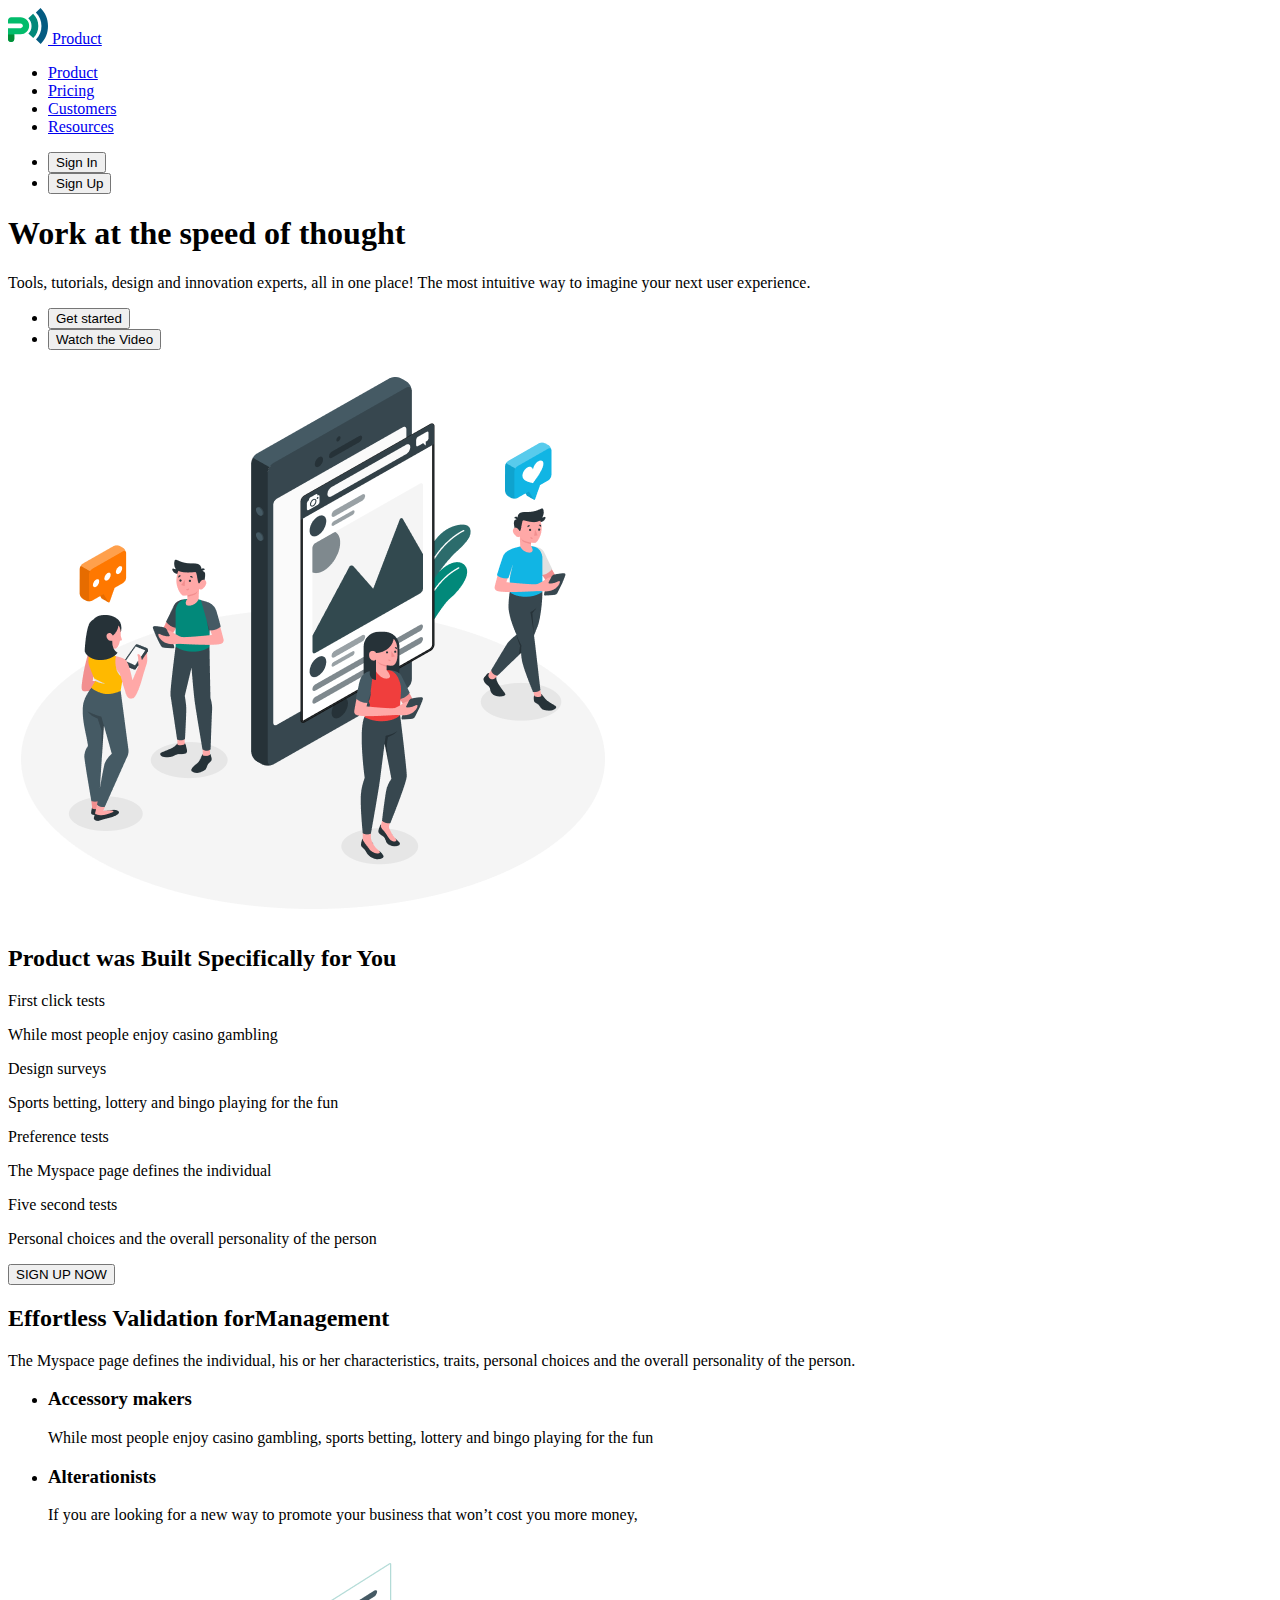
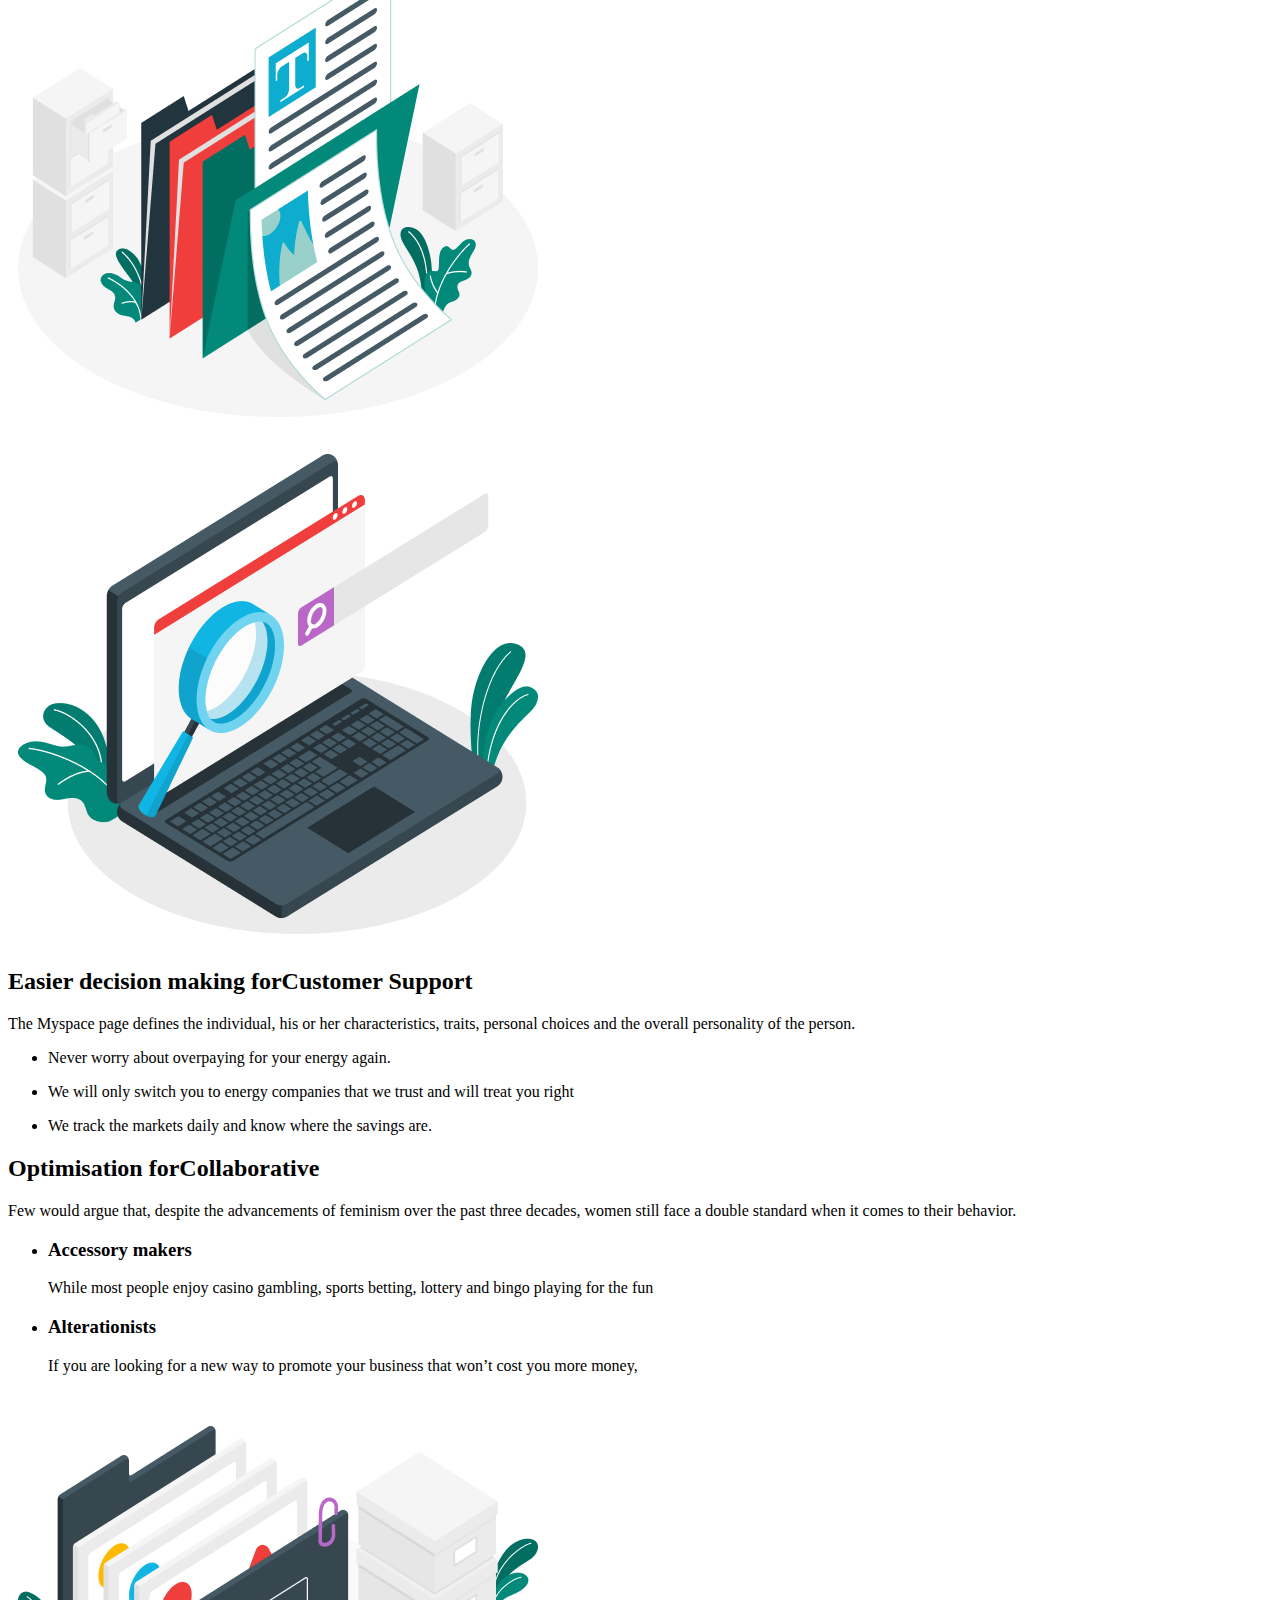
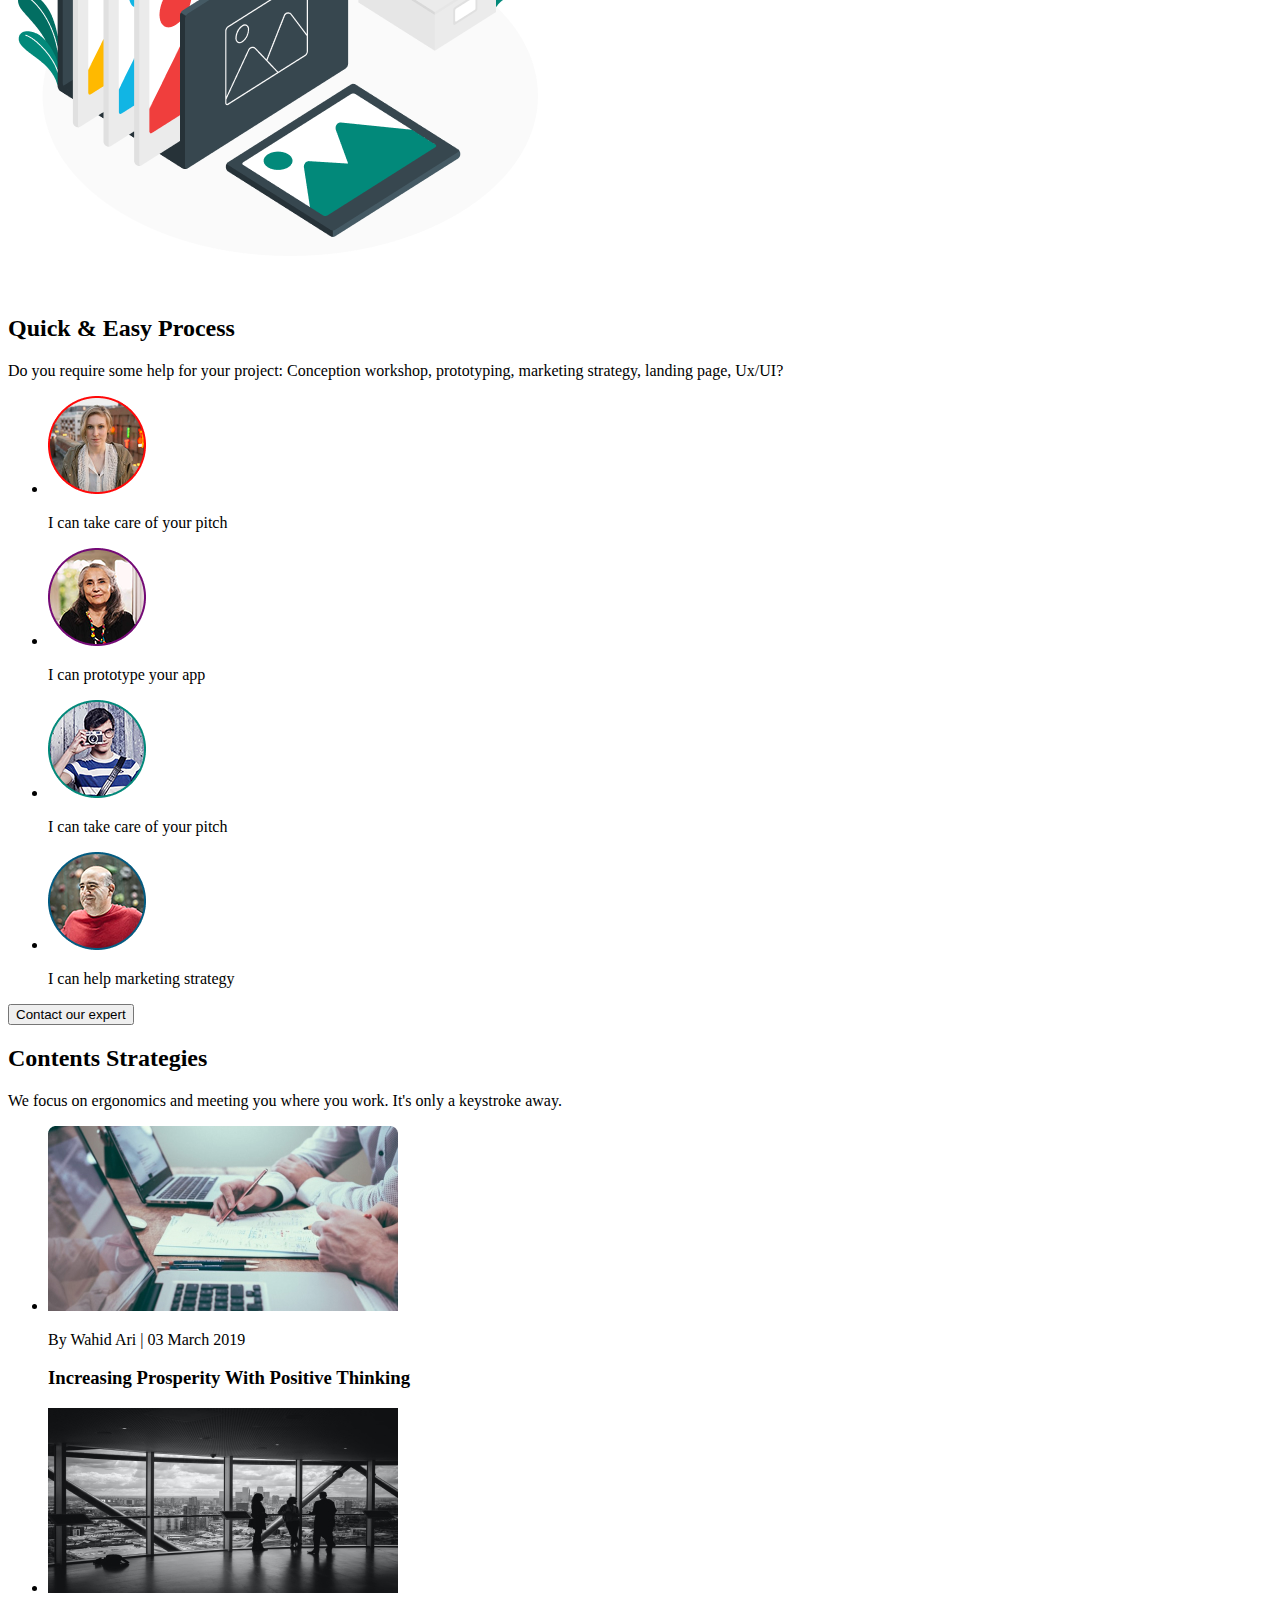
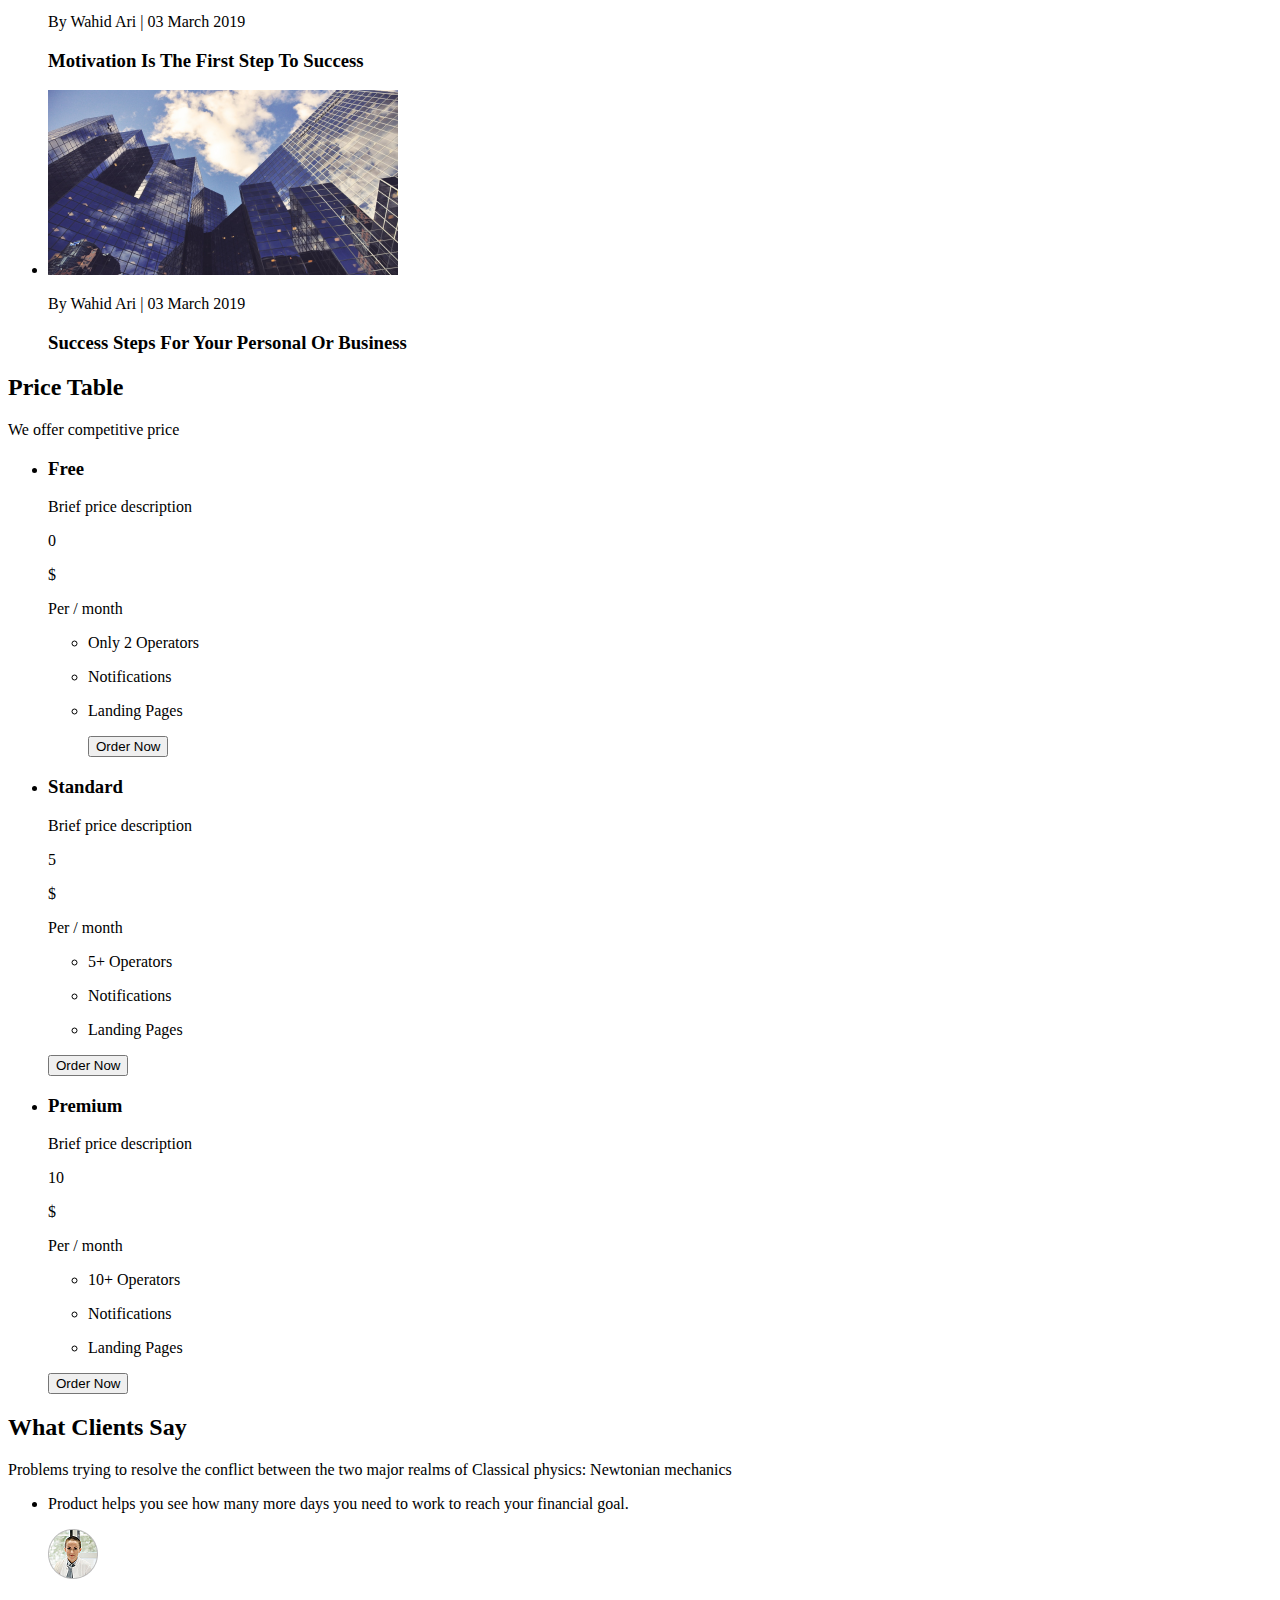
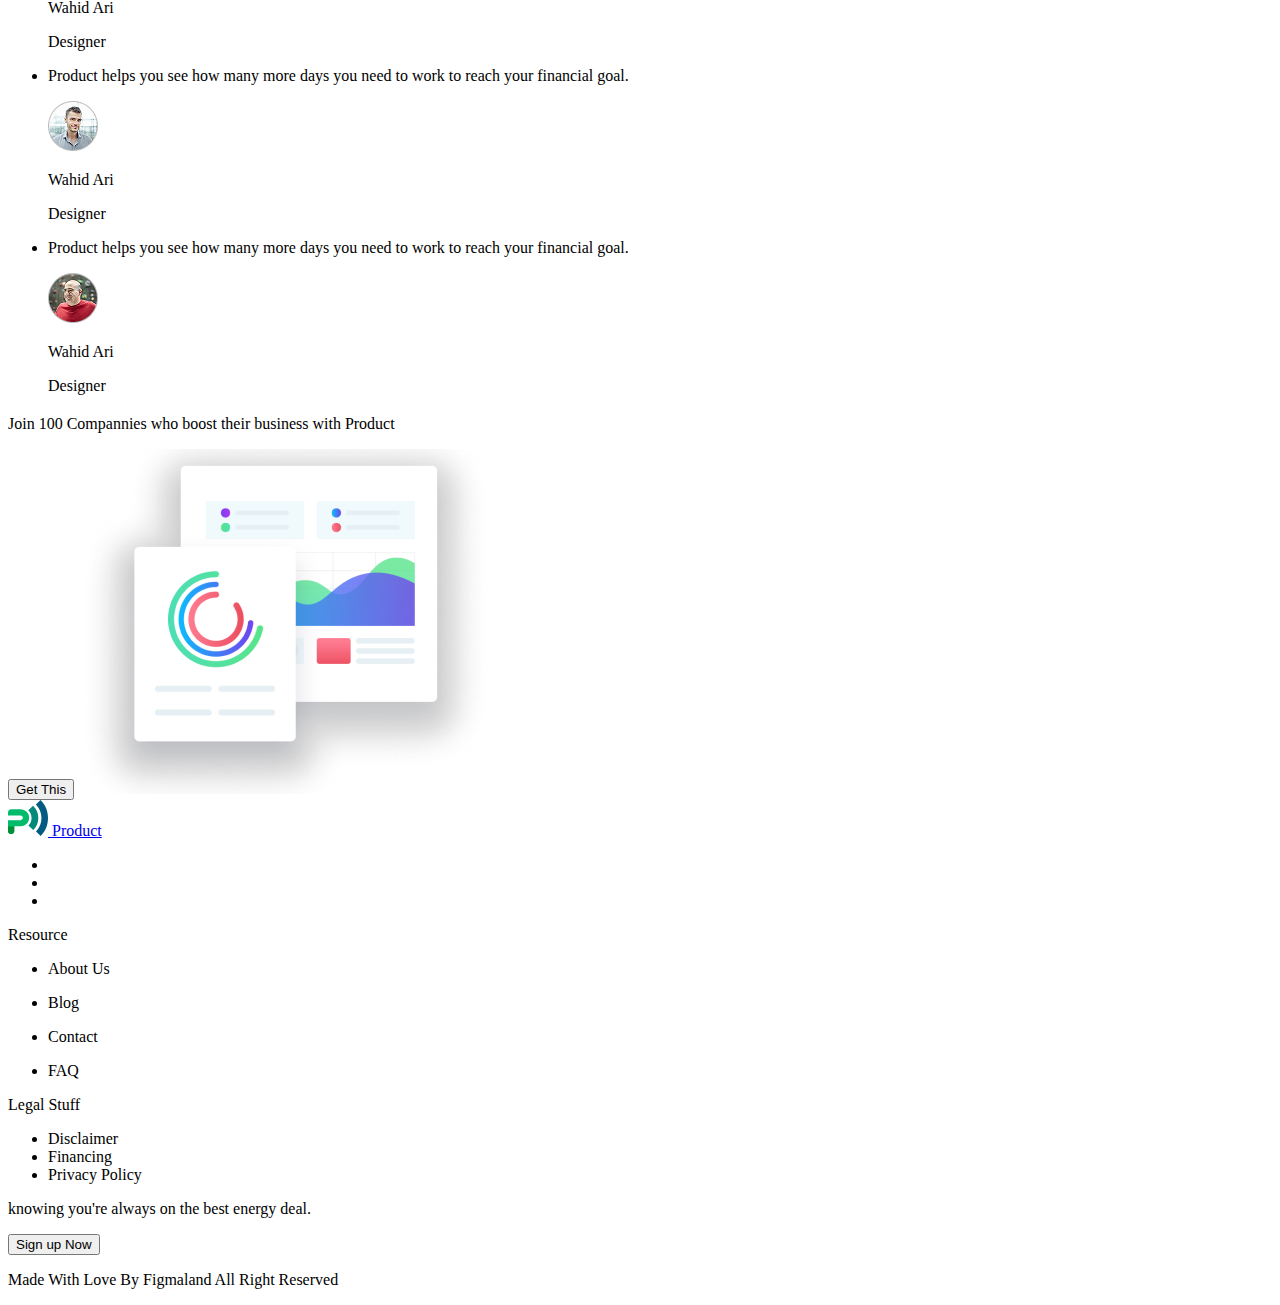
<file: index.html>
<!DOCTYPE html>
<html lang="en">
  <head>
    <meta charset="UTF-8" />
    <meta name="viewport" content="width=device-width, initial-scale=1.0" />
    <meta http-equiv="X-UA-Compatible" content="ie=edge" />
    <title>Business promotion</title>
  </head>
  <body>
    <header>
      <nav>
        <a href="./index.html">
          <img src="./images/logo.svg" alt="logo" />
          Product
        </a>
        <ul>
          <li><a href="./index.html">Product</a></li>
          <li><a href="./pricing.html">Pricing</a></li>
          <li><a href="./customers.html">Customers</a></li>
          <li><a href="./resourses.html">Resources</a></li>
        </ul>
      </nav>
      <ul>
        <li><button type="button">Sign In</button></li>
        <li><button type="button">Sign Up</button></li>
      </ul>
    </header>
    <main>
      <!--Hero section-->
      <section>
        <h1>Work at the speed of thought</h1>
        <p>
          Tools, tutorials, design and innovation experts, all in one place! The
          most intuitive way to imagine your next user experience.
        </p>
        <ul>
          <li><button type="button">Get started</button></li>
          <li><button type="button">Watch the Video</button></li>
        </ul>
        <img src="./images/hero-img.png" alt="Hero" />
      </section>
      <!--Product-->
      <section>
        <h2>Product was Built Specifically for You</h2>
        <ul></ul>
        <li>
          <div></div>
          <p>First click tests</p>
          <p>While most people enjoy casino gambling</p>
        </li>
        <li>
          <div></div>
          <p>Design surveys</p>
          <p>Sports betting, lottery and bingo playing for the fun</p>
        </li>
        <li>
          <div></div>
          <p>Preference tests</p>
          <p>The Myspace page defines the individual</p>
        </li>
        <li>
          <div></div>
          <p>Five second tests</p>
          <p>Personal choices and the overall personality of the person</p>
        </li>
        <button type="button">SIGN UP NOW</button>
      </section>
      <!--Management-->
      <section>
        <h2><span>Effortless Validation for</span>Management</h2>
        <p>
          The Myspace page defines the individual, his or her characteristics,
          traits, personal choices and the overall personality of the person.
        </p>
        <ul>
          <li>
            <h3>Accessory makers</h3>
            <p>
              While most people enjoy casino gambling, sports betting, lottery
              and bingo playing for the fun
            </p>
          </li>
          <li>
            <h3>Alterationists</h3>
            <p>
              If you are looking for a new way to promote your business that
              won’t cost you more money,
            </p>
          </li>
        </ul>
        <img src="./images/management.png" alt="Management" />
      </section>
      <!--Customer support-->
      <section>
        <img src="./images/support.png" alt="support" />
        <h2><span>Easier decision making for</span>Customer Support</h2>
        <p>
          The Myspace page defines the individual, his or her characteristics,
          traits, personal choices and the overall personality of the person.
        </p>
        <ul>
          <li>
            <div></div>
            <p>Never worry about overpaying for your energy again.</p>
          </li>
          <li>
            <div></div>
            <p>
              We will only switch you to energy companies that we trust and will
              treat you right
            </p>
          </li>
          <li>
            <div></div>
            <p>We track the markets daily and know where the savings are.</p>
          </li>
        </ul>
      </section>
      <!--Collaborative-->
      <section>
        <h2><span>Optimisation for</span>Collaborative</h2>
        <p>
          Few would argue that, despite the advancements of feminism over the
          past three decades, women still face a double standard when it comes
          to their behavior.
        </p>
        <ul>
          <li>
            <h3>Accessory makers</h3>
            <p>
              While most people enjoy casino gambling, sports betting, lottery
              and bingo playing for the fun
            </p>
          </li>
          <li>
            <h3>Alterationists</h3>
            <p>
              If you are looking for a new way to promote your business that
              won’t cost you more money,
            </p>
          </li>
        </ul>
        <img src="./images/collaboration.png" alt="Collaboration" />
      </section>
      <!--Quick & Easy Process-->
      <section>
        <h2>Quick & Easy Process</h2>
        <p>
          Do you require some help for your project: Conception workshop,
          prototyping, marketing strategy, landing page, Ux/UI?
        </p>
        <ul>
          <li>
            <img src="./images/worker-1.png" alt="worker" />
            <p>I can take care of your pitch</p>
          </li>
          <li>
            <img src="./images/worker-2.png" alt="worker" />
            <p>I can prototype your app</p>
          </li>
          <li>
            <img src="./images/worker-3.png" alt="worker" />
            <p>I can take care of your pitch</p>
          </li>
          <li>
            <img src="./images/worker-4.png" alt="worker" />
            <p>I can help marketing strategy</p>
          </li>
        </ul>
        <button type="button">Contact our expert</button>
      </section>
      <!--Contents Strategies-->
      <section>
        <h2>Contents Strategies</h2>
        <p>
          We focus on ergonomics and meeting you where you work. It's only a
          keystroke away.
        </p>
        <ul>
          <li>
            <img src="./images/table.jpg" alt="table" />
            <p>By <span>Wahid Ari</span> | 03 March 2019</p>
            <h3>Increasing Prosperity With Positive Thinking</h3>
          </li>
          <li>
            <img src="./images/window.jpg" alt="window" />
            <p>By <span>Wahid Ari</span> | 03 March 2019</p>
            <h3>Motivation Is The First Step To Success</h3>
          </li>
          <li>
            <img src="./images/building.png" alt="building" />
            <p>By <span>Wahid Ari</span> | 03 March 2019</p>
            <h3>Success Steps For Your Personal Or Business</h3>
          </li>
        </ul>
      </section>
      <!--Price Table-->
      <section>
        <h2>Price Table</h2>
        <p>We offer competitive price</p>
        <ul>
          <li>
            <h3>Free</h3>
            <p>Brief price description</p>
            <p>0</p>
            <p>$</p>
            <p>Per / month</p>
            <ul>
              <li>
                <p>Only 2 Operators</p>
              </li>
              <li>
                <p>Notifications</p>
              </li>
              <li>
                <p>Landing Pages</p>
              </li>
              <button type="button">Order Now</button>
            </ul>
          </li>
          <li>
            <h3>Standard</h3>
            <p>Brief price description</p>
            <p>5</p>
            <p>$</p>
            <p>Per / month</p>
            <ul>
              <li>
                <p>5+ Operators</p>
              </li>
              <li>
                <p>Notifications</p>
              </li>
              <li>
                <p>Landing Pages</p>
              </li>
            </ul>
            <button type="button">Order Now</button>
          </li>
          <li>
            <h3>Premium</h3>
            <p>Brief price description</p>
            <p>10</p>
            <p>$</p>
            <p>Per / month</p>
            <ul>
              <li>
                <p>10+ Operators</p>
              </li>
              <li>
                <p>Notifications</p>
              </li>
              <li>
                <p>Landing Pages</p>
              </li>
            </ul>
          </li>
          <button type="button">Order Now</button>
        </ul>
      </section>
      <!--What Clients Say-->
      <section>
        <h2>What Clients Say</h2>
        <p>
          Problems trying to resolve the conflict between the two major realms
          of Classical physics: Newtonian mechanics
        </p>
        <ul>
          <li>
            <p>
              Product helps you see how many more days you need to work to reach
              your financial goal.
            </p>
            <img src="./images/client-1.png" alt="client" />
            <p>Wahid Ari</p>
            <p>Designer</p>
          </li>
          <li>
            <p>
              Product helps you see how many more days you need to work to reach
              your financial goal.
            </p>
            <img src="./images/client-2.png" alt="client" />
            <p>Wahid Ari</p>
            <p>Designer</p>
          </li>
          <li>
            <p>
              Product helps you see how many more days you need to work to reach
              your financial goal.
            </p>
            <img src="./images/client-3.png" alt="client" />
            <p>Wahid Ari</p>
            <p>Designer</p>
          </li>
        </ul>
      </section>
      <!--Promo-->
      <section>
        <h2></h2>
        <p>Join 100 Compannies who boost their business with Product</p>
        <button type="button">Get This</button>
        <img src="./images/promo.png" alt="promo" />
      </section>
    </main>
    <footer>
      <a href="./index.html">
        <img src="./images/logo.svg" alt="logo" />
        Product
      </a>
      <ul>
        <li></li>
        <li></li>
        <li></li>
      </ul>
      <p>Resource</p>
      <ul>
        <li>
          <p>About Us</p>
        </li>
        <li>
          <p>Blog</p>
        </li>
        <li>
          <p>Contact</p>
        </li>
        <li>
          <p>FAQ</p>
        </li>
      </ul>
      <p>Legal Stuff</p>
      <ul>
        <li>Disclaimer</li>
        <li>Financing</li>
        <li>Privacy Policy</li>
      </ul>
      <p>knowing you're always on the best energy deal.</p>
      <button type="button">Sign up Now</button>
      <p>Made With Love By Figmaland All Right Reserved</p>
    </footer>
  </body>
</html>
</file>
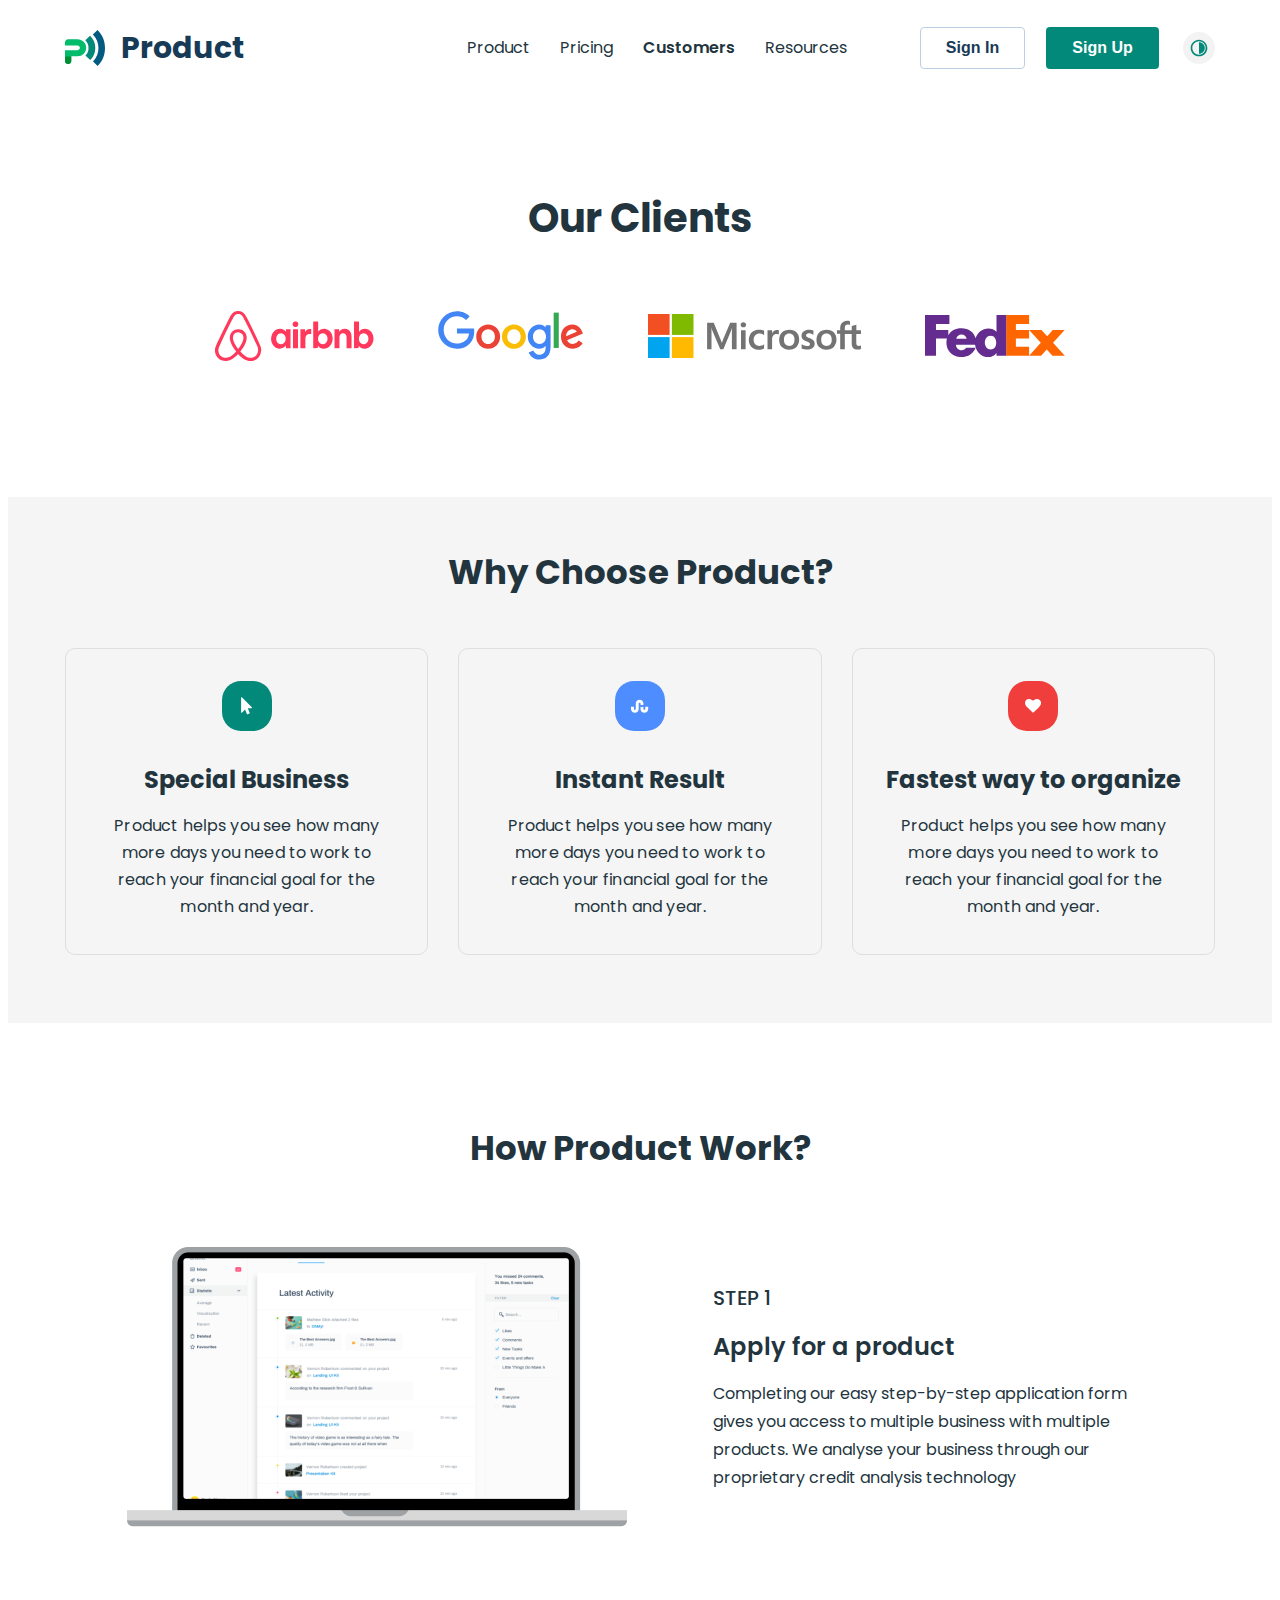
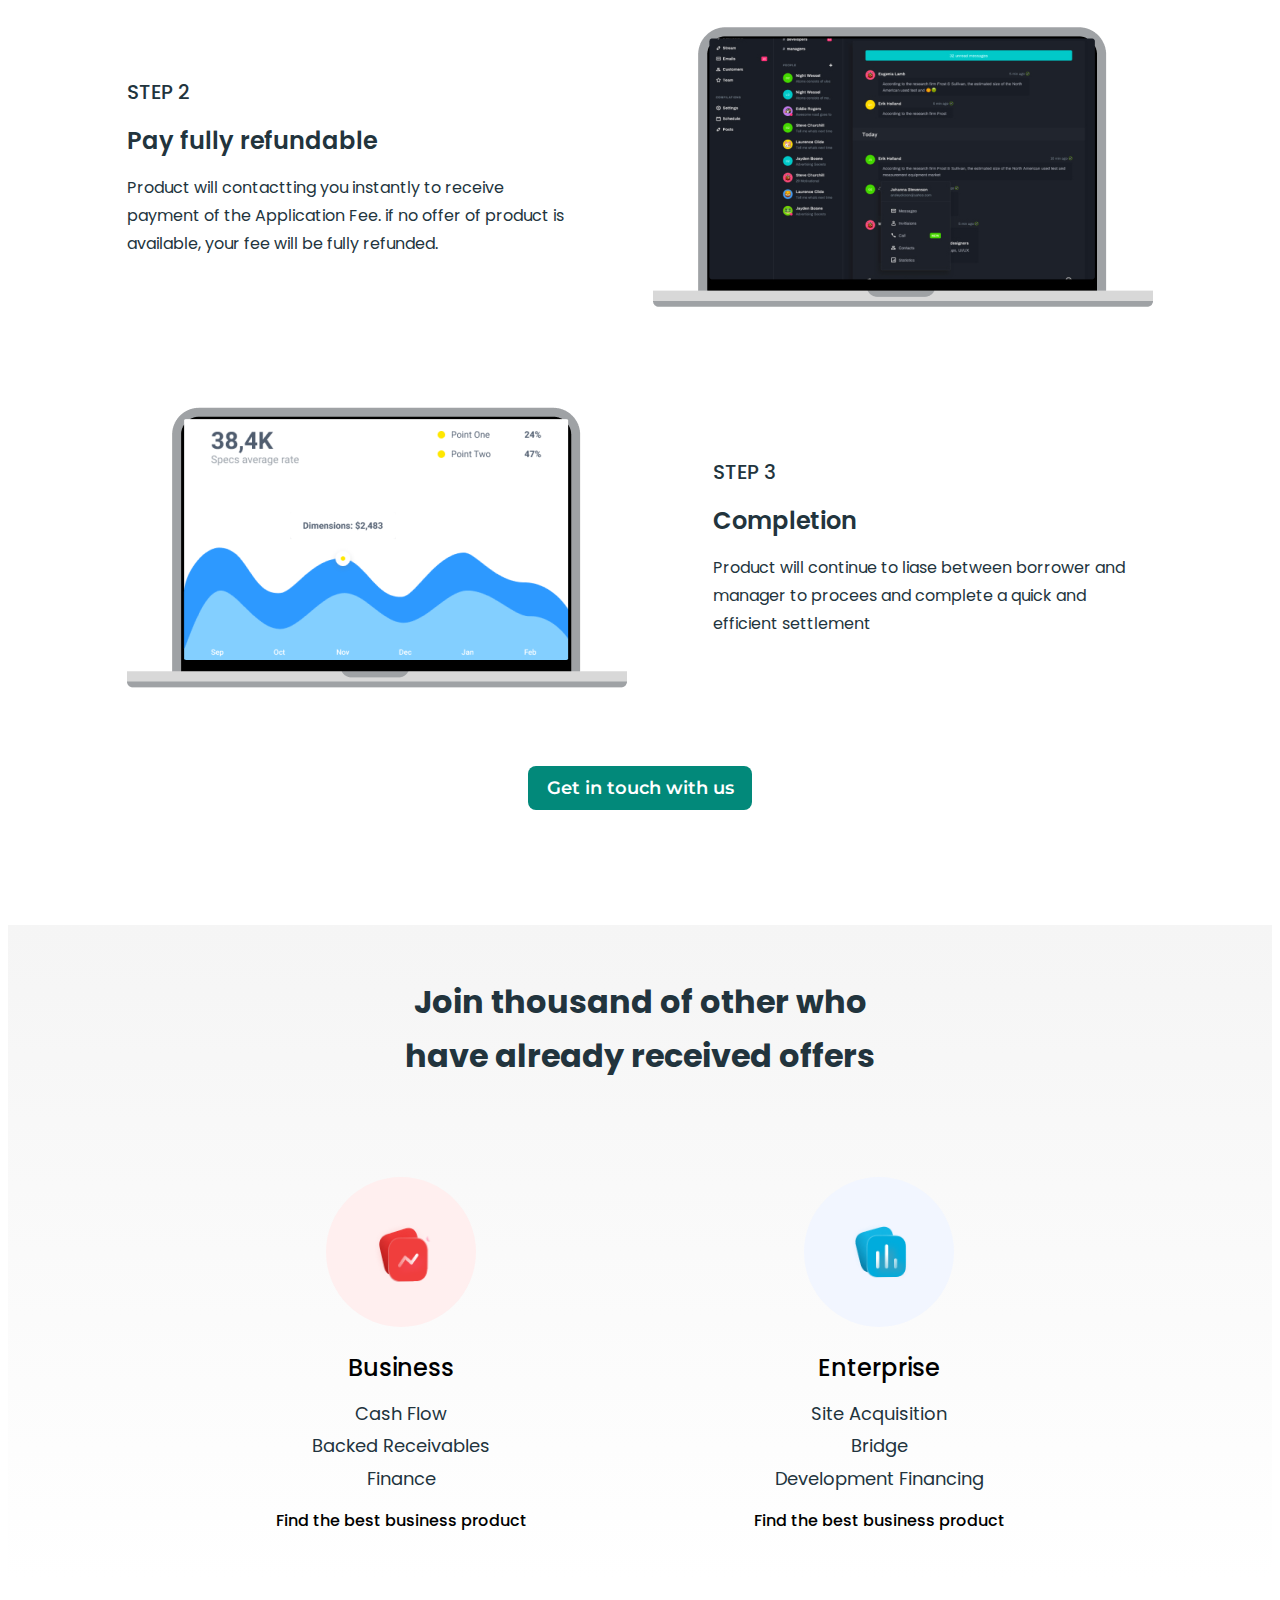
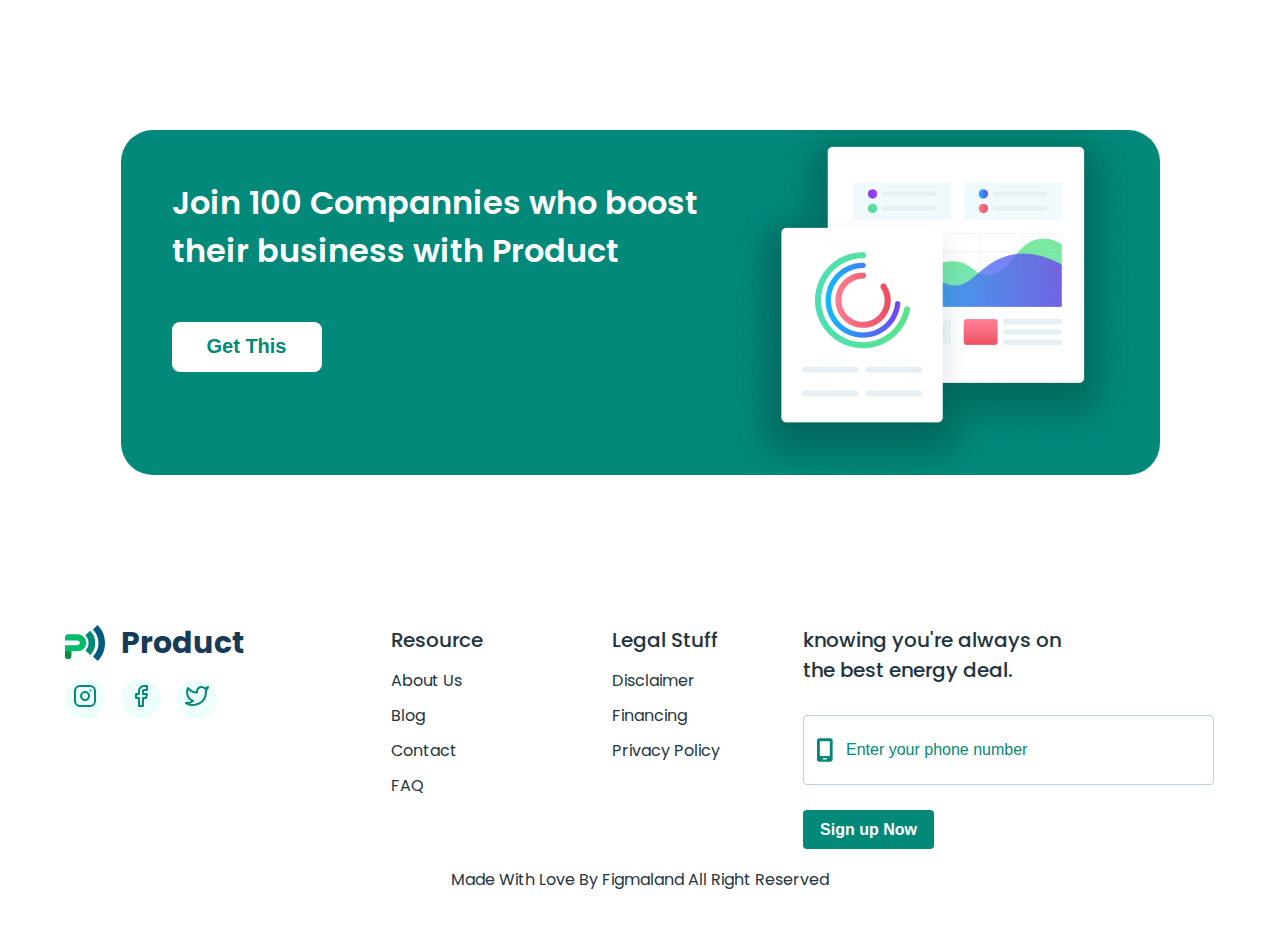
<file: customers.html>
<!DOCTYPE html>
<html lang="en">
  <head>
    <meta charset="UTF-8" />
    <meta name="viewport" content="width=device-width, initial-scale=1.0" />
    <meta http-equiv="X-UA-Compatible" content="ie=edge" />
    <title>Customers</title>
    <link
      rel="stylesheet"
      href="https://cdnjs.cloudflare.com/ajax/libs/modern-normalize/3.0.1/modern-normalize.min.css"
      integrity="sha512-q6WgHqiHlKyOqslT/lgBgodhd03Wp4BEqKeW6nNtlOY4quzyG3VoQKFrieaCeSnuVseNKRGpGeDU3qPmabCANg=="
      crossorigin="anonymous"
      referrerpolicy="no-referrer"
    />
    <link rel="preconnect" href="https://fonts.googleapis.com" />
    <link rel="preconnect" href="https://fonts.gstatic.com" crossorigin />
    <link
      href="https://fonts.googleapis.com/css2?family=Inter:wght@100..900&family=Montserrat:wght@100..900&family=Poppins:wght@400;500;600;700;800&family=Roboto:wght@100..900&display=swap"
      rel="stylesheet"
    />
    <link rel="stylesheet" href="./css/style.css" />
    <link rel="stylesheet" href="./css/style-customers.css" />
  </head>
  <body>
    <header class="header">
      <div class="container">
        <nav class="navigation">
          <a href="./index.html" class="logo-header">
            <img src="./images/logo.svg" alt="logo" />
            Product
          </a>
          <ul class="header-nav-list">
            <li class="header-nav-list-item">
              <a href="./index.html" class="header-nav-list-link">Product</a>
            </li>
            <li class="header-nav-list-item">
              <a href="./pricing.html" class="header-nav-list-link">Pricing</a>
            </li>
            <li class="header-nav-list-item">
              <a href="./customers.html" class="header-nav-list-link current"
                >Customers</a
              >
            </li>
            <li class="header-nav-list-item">
              <a href="./resourses.html" class="header-nav-list-link"
                >Resources</a
              >
            </li>
          </ul>
        </nav>
        <ul class="header-btn-list">
          <li class="header-btn-list-item">
            <button type="button" class="header-btn-sign-in">Sign In</button>
          </li>
          <li class="header-btn-list-item">
            <button type="button" class="header-btn-sign-up">Sign Up</button>
          </li>
        </ul>
        <button type="button" class="change-theme-btn">
          <svg class="change-theme-icon" width="24" height="24">
            <use href="./images/icons.svg#icon-change-theme"></use>
          </svg>
        </button>
      </div>
    </header>
    <main>
      <!-- #region clients -->
      <section class="clients">
        <div class="container">
          <h1 class="clients-title">Our Clients</h1>
          <div class="clients-logo-wrap">
            <a
              href="https://www.airbnb.com.ua/"
              target="_blank"
              class="clients-link"
            >
              <svg class="clients-logo" width="159" height="50">
                <use href="./images/customer-logo-1.svg"></use>
              </svg>
            </a>
            <a
              href="https://www.google.com.ua/"
              target="_blank"
              class="clients-link"
            >
              <svg class="clients-logo" width="146" height="50">
                <use href="./images/customer-logo-2.svg"></use>
              </svg>
            </a>
            <a
              href="https://www.microsoft.com/uk-ua"
              target="_blank"
              class="clients-link"
            >
              <svg class="clients-logo" width="213" height="44">
                <use href="./images/customer-logo-3.svg"></use>
              </svg>
            </a>
            <a
              href="https://www.fedex.com/uk-ua/home.html"
              target="_blank"
              class="clients-link"
            >
              <svg class="clients-logo" width="140" height="42">
                <use href="./images/customer-logo-4.svg"></use>
              </svg>
            </a>
          </div>
        </div>
      </section>
      <!-- #endregion clients -->

      <!-- #region choose -->
      <section class="choose">
        <div class="container">
          <h2 class="choose-title">Why Choose Product?</h2>
          <ul class="choose-list">
            <li class="choose-item">
              <div class="choose-icon-box green">
                <svg class="choose-icon" width="12" height="18">
                  <use href="./images/icons.svg#icon-cursor"></use>
                </svg>
              </div>
              <h3 class="choose-list-title">Special Business</h3>
              <p class="choose-list-descr">
                Product helps you see how many more days you need to work to
                reach your financial goal for the month and year.
              </p>
            </li>
            <li class="choose-item">
              <div class="choose-icon-box blue">
                <svg class="choose-icon" width="18" height="18">
                  <use href="./images/icons.svg#icon-wave"></use>
                </svg>
              </div>
              <h3 class="choose-list-title">Instant Result</h3>
              <p class="choose-list-descr">
                Product helps you see how many more days you need to work to
                reach your financial goal for the month and year.
              </p>
            </li>
            <li class="choose-item">
              <div class="choose-icon-box red">
                <svg class="choose-icon" width="16" height="18">
                  <use href="./images/icons.svg#icon-heart"></use>
                </svg>
              </div>
              <h3 class="choose-list-title">Fastest way to organize</h3>
              <p class="choose-list-descr">
                Product helps you see how many more days you need to work to
                reach your financial goal for the month and year.
              </p>
            </li>
          </ul>
        </div>
      </section>
      <!-- #endregion choose -->

      <!-- #region how -->
      <section class="how">
        <div class="container">
          <h2 class="how-title">How Product Work?</h2>
          <ul class="how-list">
            <li class="how-item">
              <img
                src="./images/customer-illustr-1.png"
                alt="laptop"
                class="how-item-illustr"
              />
              <div class="how-wrap">
                <p class="how-item-number">STEP 1</p>
                <p class="how-itwm-title">Apply for a product</p>
                <p class="how-item-descr">
                  Completing our easy step-by-step application form gives you
                  access to multiple business with multiple products. We analyse
                  your business through our proprietary credit analysis
                  technology
                </p>
              </div>
            </li>
            <li class="how-item">
              <img
                src="./images/customer-illustr-2.png"
                alt="laptop"
                class="how-item-illustr"
              />
              <div class="how-wrap">
                <p class="how-item-number">STEP 2</p>
                <p class="how-itwm-title">Pay fully refundable</p>
                <p class="how-item-descr">
                  Product will contactting you instantly to receive payment of
                  the Application Fee. if no offer of product is available, your
                  fee will be fully refunded.
                </p>
              </div>
            </li>
            <li class="how-item">
              <img
                src="./images/customer-illustr-3.png"
                alt="laptop"
                class="how-item-illustr"
              />
              <div class="how-wrap">
                <p class="how-item-number">STEP 3</p>
                <p class="how-itwm-title">Completion</p>
                <p class="how-item-descr">
                  Product will continue to liase between borrower and manager to
                  procees and complete a quick and efficient settlement
                </p>
              </div>
            </li>
          </ul>
          <button type="button" class="choose-btn">Get in touch with us</button>
        </div>
      </section>
      <!-- #endregion how -->

      <!-- #region join -->
      <section class="join">
        <div class="container">
          <h2 class="join-title">
            Join thousand of other who have already received offers
          </h2>
          <ul class="join-list">
            <li class="join-item">
              <div class="join-icon-box pale-red">
                <img
                  src="./images/customer-icon-business.png"
                  alt=""
                  width="61"
                  height="61"
                />
              </div>
              <p class="join-item-title">Business</p>
              <p class="join-item-descr">Cash Flow</p>
              <p class="join-item-descr">Backed Receivables</p>
              <p class="join-item-descr">Finance</p>
              <p class="join-item-bottom-text">
                Find the best business product
              </p>
            </li>
            <li class="join-item">
              <div class="join-icon-box pale-blue">
                <img
                  src="./images/customer-icon-enterprise.png"
                  alt=""
                  width="61"
                  height="61"
                />
              </div>
              <p class="join-item-title">Enterprise</p>
              <p class="join-item-descr">Site Acquisition</p>
              <p class="join-item-descr">Bridge</p>
              <p class="join-item-descr">Development Financing</p>
              <p class="join-item-bottom-text">
                Find the best business product
              </p>
            </li>
          </ul>
        </div>
      </section>
      <!-- #endregion join -->

      <!-- #region promo -->
      <section class="promo">
        <div class="container">
          <h2 hidden>Promo</h2>
          <div class="promo-wrap">
            <p class="promo-descr">
              Join 100 Compannies who boost their business with Product
            </p>
            <button type="button" class="promo-button">Get This</button>
          </div>
          <img src="./images/promo.png" alt="promo" />
        </div>
      </section>
      <!-- #endregion promo -->
    </main>
    <!--FOOTER-->
    <footer class="footer">
      <div class="container">
        <div class="footer-wrap">
          <div class="footer-logos">
            <a href="./index.html" class="logo-footer">
              <img src="./images/logo.svg" alt="logo" />
              Product
            </a>
            <ul class="footer-socials-list">
              <li class="footer-socials-icon-box">
                <a
                  href="https://www.instagram.com/"
                  class="footer-socials-link"
                  target="_blank"
                >
                  <svg class="footer-socials-icon" width="24" height="24">
                    <use href="./images/icons.svg#icon-instagram"></use>
                  </svg>
                </a>
              </li>
              <li class="footer-socials-icon-box">
                <a
                  href="https://www.facebook.com/"
                  class="footer-socials-link"
                  target="_blank"
                >
                  <svg class="footer-socials-icon" width="24" height="24">
                    <use href="./images/icons.svg#icon-facebook"></use>
                  </svg>
                </a>
              </li>
              <li class="footer-socials-icon-box">
                <a
                  href="https://x.com/"
                  class="footer-socials-link"
                  target="_blank"
                >
                  <svg class="footer-socials-icon" width="24" height="24">
                    <use href="./images/icons.svg#icon-twitter"></use>
                  </svg>
                </a>
              </li>
            </ul>
          </div>
          <div class="footer-resource">
            <p class="footer-resource-title">Resource</p>
            <ul class="footer-resource-list">
              <li>
                <a class="footer-resource-item">About Us</a>
              </li>
              <li>
                <a class="footer-resource-item">Blog</a>
              </li>
              <li>
                <a href="./resourses.html#contacts" class="footer-resource-item"
                  >Contact</a
                >
              </li>
              <li>
                <a href="./pricing.html#faq" class="footer-resource-item"
                  >FAQ</a
                >
              </li>
            </ul>
          </div>
          <div class="footer-legal">
            <p class="footer-legal-title">Legal Stuff</p>
            <ul class="footer-legal-list">
              <li><a class="footer-legal-item">Disclaimer</a></li>
              <li><a class="footer-legal-item">Financing</a></li>
              <li><a class="footer-legal-item">Privacy Policy</a></li>
            </ul>
          </div>
          <form class="footer-form-wrap">
            <p class="footer-form-title">
              knowing you're always on the best energy deal.
            </p>
            <div class="footer-input-wrap">
              <input
                type="tel"
                class="footer-form-input"
                placeholder="Enter your phone number"
                name="user-tel"
              />
              <svg class="footer-form-input-icon" width="18" height="28">
                <use href="./images/icons.svg#icon-smartphone"></use>
              </svg>
            </div>
            <button type="button" class="footer-form-btn">Sign up Now</button>
          </form>
        </div>
        <p class="footer-copyright">
          Made With Love By Figmaland All Right Reserved
        </p>
      </div>
    </footer>
  </body>
</html>
</file>
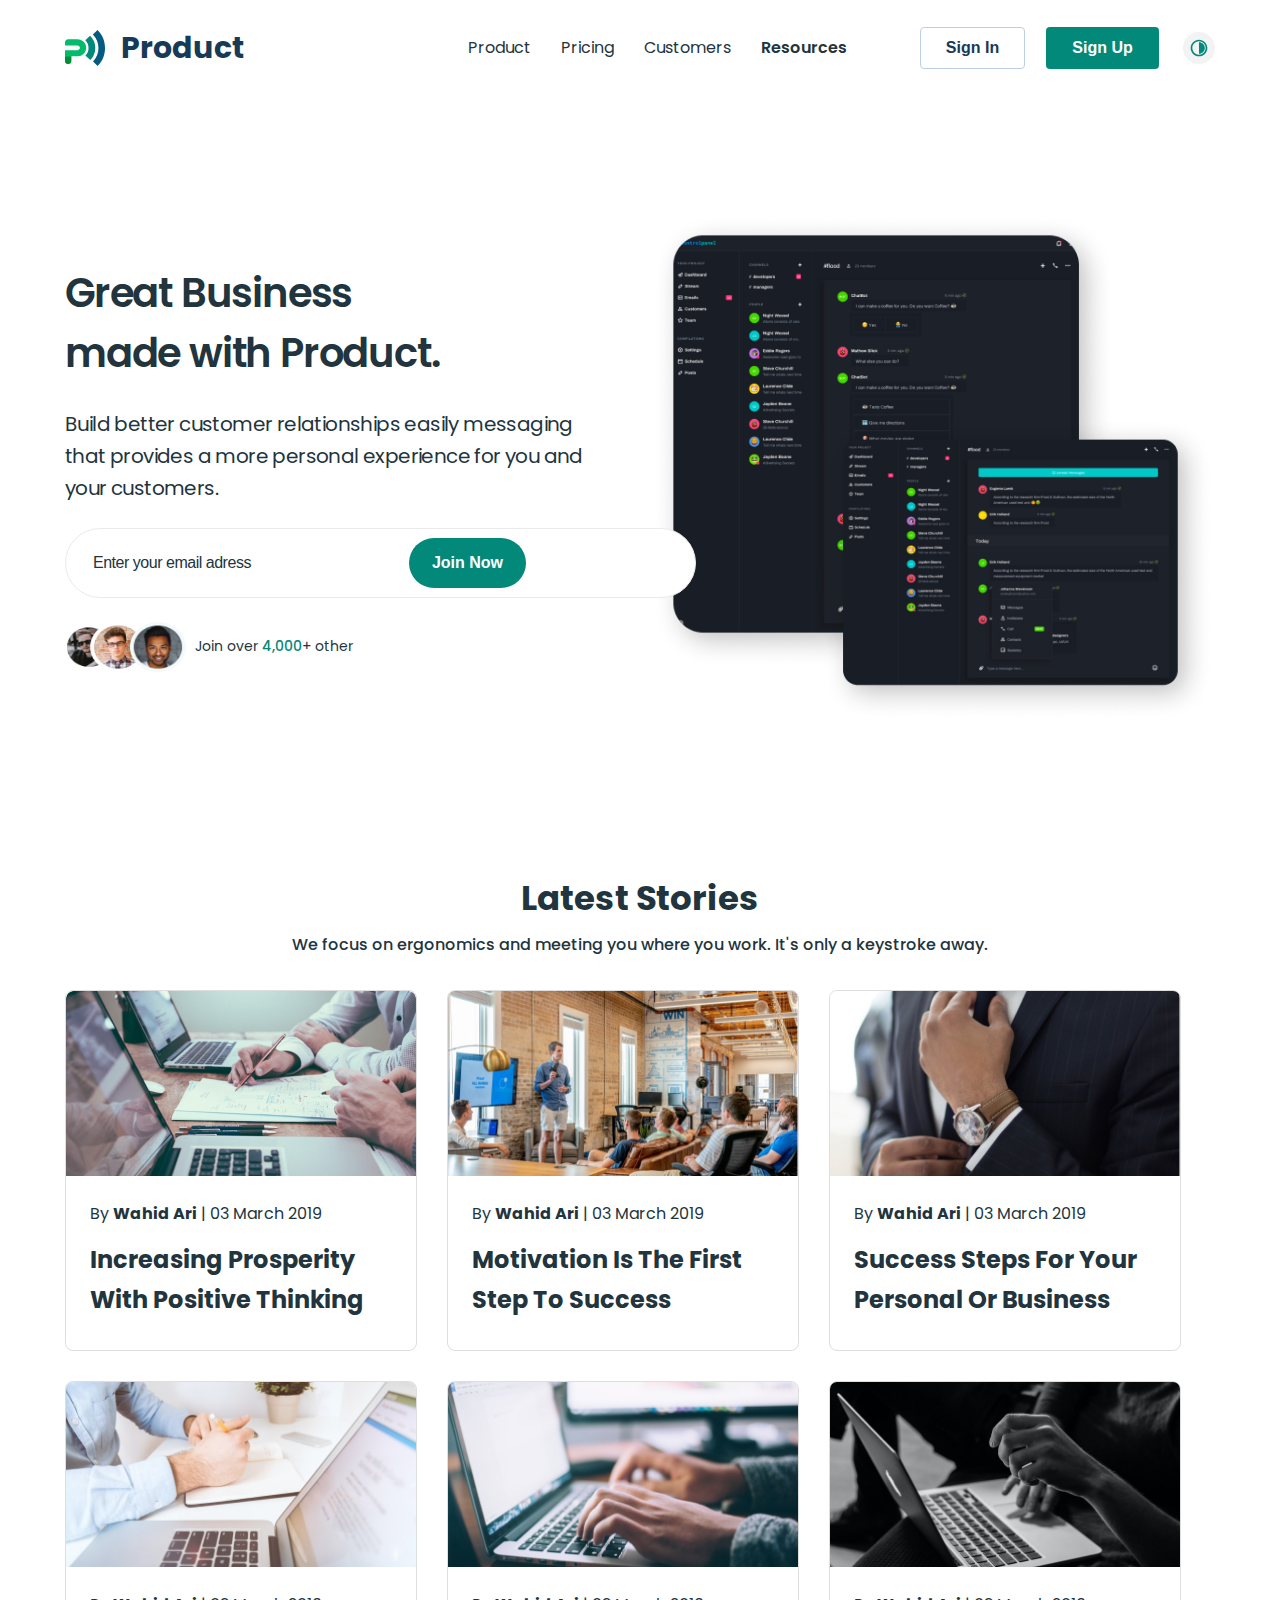
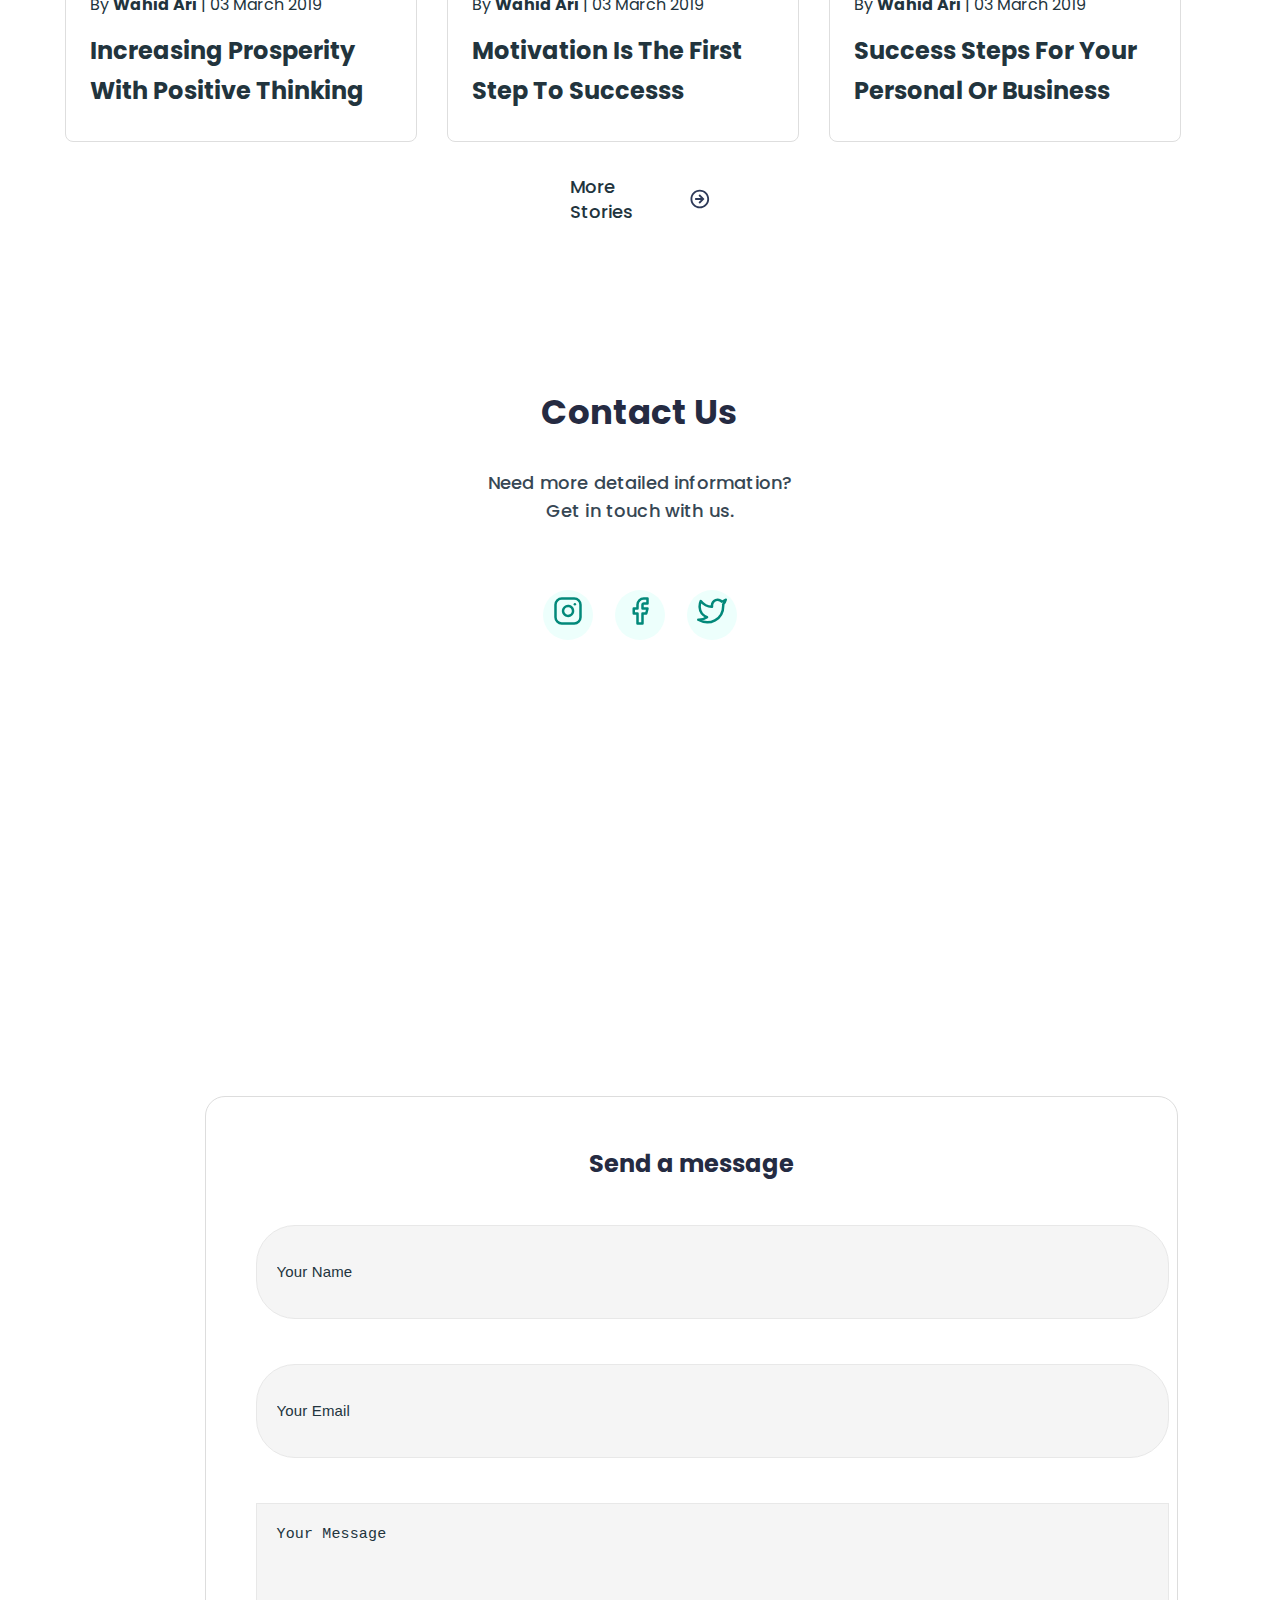
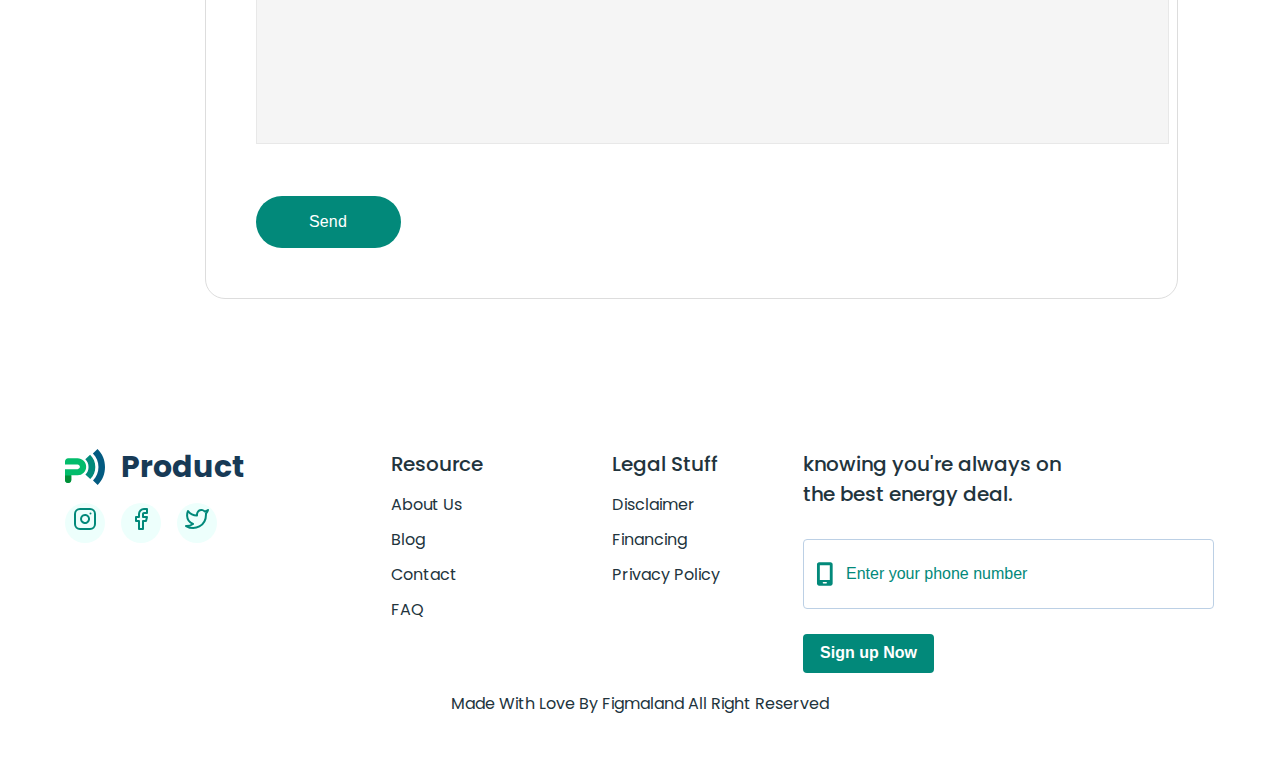
<file: resourses.html>
<!DOCTYPE html>
<html lang="en">
  <head>
    <meta charset="UTF-8" />
    <meta name="viewport" content="width=device-width, initial-scale=1.0" />
    <meta http-equiv="X-UA-Compatible" content="ie=edge" />
    <title>Resourses</title>
    <link
      rel="stylesheet"
      href="https://cdnjs.cloudflare.com/ajax/libs/modern-normalize/3.0.1/modern-normalize.min.css"
      integrity="sha512-q6WgHqiHlKyOqslT/lgBgodhd03Wp4BEqKeW6nNtlOY4quzyG3VoQKFrieaCeSnuVseNKRGpGeDU3qPmabCANg=="
      crossorigin="anonymous"
      referrerpolicy="no-referrer"
    />
    <link rel="preconnect" href="https://fonts.googleapis.com" />
    <link rel="preconnect" href="https://fonts.gstatic.com" crossorigin />
    <link
      href="https://fonts.googleapis.com/css2?family=Inter:wght@100..900&family=Montserrat:wght@100..900&family=Poppins:wght@400;500;600;700;800&family=Roboto:wght@100..900&display=swap"
      rel="stylesheet"
    />
    <link rel="stylesheet" href="./css/style.css" />
    <link rel="stylesheet" href="./css/style-resourses.css" />
  </head>
  <body>
    <header class="header">
      <div class="container">
        <nav class="navigation">
          <a href="./index.html" class="logo-header">
            <img src="./images/logo.svg" alt="logo" />
            Product
          </a>
          <ul class="header-nav-list">
            <li class="header-nav-list-item">
              <a href="./index.html" class="header-nav-list-link">Product</a>
            </li>
            <li class="header-nav-list-item">
              <a href="./pricing.html" class="header-nav-list-link">Pricing</a>
            </li>
            <li class="header-nav-list-item">
              <a href="./customers.html" class="header-nav-list-link"
                >Customers</a
              >
            </li>
            <li class="header-nav-list-item">
              <a href="./resourses.html" class="header-nav-list-link current"
                >Resources</a
              >
            </li>
          </ul>
        </nav>
        <ul class="header-btn-list">
          <li class="header-btn-list-item">
            <button type="button" class="header-btn-sign-in">Sign In</button>
          </li>
          <li class="header-btn-list-item">
            <button type="button" class="header-btn-sign-up">Sign Up</button>
          </li>
        </ul>
        <button type="button" class="change-theme-btn">
          <svg class="change-theme-icon" width="24" height="24">
            <use href="./images/icons.svg#icon-change-theme"></use>
          </svg>
        </button>
      </div>
    </header>
    <main>
      <!-- #region hero -->
      <section class="hero">
        <div class="container">
          <div class="hero-wrap">
            <h1 class="hero-title">Great Business made with Product.</h1>
            <p class="hero-descr">
              Build better customer relationships easily messaging that provides
              a more personal experience for you and your customers.
            </p>
            <div class="hero-input-wrap">
              <input
                type="email"
                name="join-emeil"
                placeholder="Enter your email adress"
                class="hero-input"
              />
              <button type="button" class="hero-btn">Join Now</button>
            </div>
            <div class="hero-members">
              <img
                src="./images/resources-members.png"
                alt="our members"
                width="121"
                height="50"
              />
              <p class="hero-members-text">
                Join over <span class="hero-members-text-accent">4,000</span>+
                other
              </p>
            </div>
          </div>
          <img
            width="564"
            src="./images/resources-hero.png"
            alt="chat screens"
          />
        </div>
      </section>
      <!-- #endregion hero -->
      <!-- #region stories -->
      <section class="stories">
        <div class="container">
          <h2 class="stories-title">Latest Stories</h2>
          <p class="stories-descr">
            We focus on ergonomics and meeting you where you work. It's only a
            keystroke away.
          </p>
          <ul class="stories-list">
            <li class="stories-list-item">
              <a href="">
                <img
                  width="350"
                  height="185"
                  src="./images/stories-1.jpg"
                  alt="table"
                />
                <p class="stories-list-by">
                  By <span class="stories-list-autor">Wahid Ari</span> | 03
                  March 2019
                </p>
                <h3 class="stories-list-title">
                  Increasing Prosperity With Positive Thinking
                </h3>
              </a>
            </li>
            <li class="stories-list-item">
              <a href="">
                <img
                  width="350"
                  height="185"
                  src="./images/stories-4.jpg"
                  alt="lecture"
                />
                <p class="stories-list-by">
                  By <span class="stories-list-autor">Wahid Ari</span> | 03
                  March 2019
                </p>
                <h3 class="stories-list-title">
                  Motivation Is The First Step To Success
                </h3>
              </a>
            </li>
            <li class="stories-list-item">
              <a href="">
                <img
                  width="350"
                  height="185"
                  src="./images/stories-5.jpg"
                  alt="hands"
                />
                <p class="stories-list-by">
                  By <span class="stories-list-autor">Wahid Ari</span> | 03
                  March 2019
                </p>
                <h3 class="stories-list-title">
                  Success Steps For Your Personal Or Business
                </h3>
              </a>
            </li>
            <li class="stories-list-item">
              <a href="">
                <img
                  width="350"
                  height="185"
                  src="./images/stories-6.jpg"
                  alt="hands"
                />
                <p class="stories-list-by">
                  By <span class="stories-list-autor">Wahid Ari</span> | 03
                  March 2019
                </p>
                <h3 class="stories-list-title">
                  Increasing Prosperity With Positive Thinking
                </h3>
              </a>
            </li>
            <li class="stories-list-item">
              <a href="">
                <img
                  width="350"
                  height="185"
                  src="./images/stories-7.jpg"
                  alt="hands"
                />
                <p class="stories-list-by">
                  By <span class="stories-list-autor">Wahid Ari</span> | 03
                  March 2019
                </p>
                <h3 class="stories-list-title">
                  Motivation Is The First Step To Successs
                </h3>
              </a>
            </li>
            <li class="stories-list-item">
              <a href="">
                <img
                  width="350"
                  height="185"
                  src="./images/stories-8.jpg"
                  alt="hands"
                />
                <p class="stories-list-by">
                  By <span class="stories-list-autor">Wahid Ari</span> | 03
                  March 2019
                </p>
                <h3 class="stories-list-title">
                  Success Steps For Your Personal Or Business
                </h3>
              </a>
            </li>
          </ul>
          <a href="" class="stories-more"
            >More Stories<svg class="stories-icon" width="20" height="20">
              <use href="./images/icons.svg#icon-more"></use>
            </svg>
          </a>
        </div>
      </section>
      <!-- #endregion stories -->
      <!-- #region contacts -->
      <section class="contacts" id="contacts">
        <div class="container">
          <h2 class="contacts-title">Contact Us</h2>
          <p class="contacts-descr">
            Need more detailed information? Get in touch with us.
          </p>
          <ul class="contacts-socials-list">
            <li class="contacts-socials-icon-box">
              <a
                href="https://www.instagram.com/"
                class="contacts-socials-link"
                target="_blank"
              >
                <svg class="contacts-socials-icon" width="30" height="30">
                  <use href="./images/icons.svg#icon-instagram"></use>
                </svg>
              </a>
            </li>
            <li class="contacts-socials-icon-box">
              <a
                href="https://www.facebook.com/"
                class="contacts-socials-link"
                target="_blank"
              >
                <svg class="contacts-socials-icon" width="30" height="30">
                  <use href="./images/icons.svg#icon-facebook"></use>
                </svg>
              </a>
            </li>
            <li class="contacts-socials-icon-box">
              <a
                href="https://x.com/"
                class="contacts-socials-link"
                target="_blank"
              >
                <svg class="contacts-socials-icon" width="30" height="30">
                  <use href="./images/icons.svg#icon-twitter"></use>
                </svg>
              </a>
            </li>
          </ul>
          <iframe
            class="contacts-map"
            src="https://www.google.com/maps/embed?pb=!1m18!1m12!1m3!1d5152.144175364183!2d35.052994882616524!3d48.458655758490686!2m3!1f0!2f0!3f0!3m2!1i1024!2i768!4f13.1!3m3!1m2!1s0x40dbe2d9e973c355%3A0x4eb9f57b32b4ba4a!2z0JTQvdGW0L_RgNC-0LLRgdGM0LrQuNC5INGF0YPQtNC-0LbQvdGW0Lkg0LzRg9C30LXQuQ!5e0!3m2!1suk!2sua!4v1755801904321!5m2!1suk!2sua"
            width="871"
            height="324"
            style="border-radius: 20px; border: 0"
            allowfullscreen=""
            loading="lazy"
            referrerpolicy="no-referrer-when-downgrade"
          ></iframe>
          <form class="contacts-form">
            <p class="contacts-form-title">Send a message</p>
            <input
              type="text"
              name="user-name"
              placeholder="Your Name"
              required
              class="contacts-form-input"
            />
            <input
              type="email"
              name="user-email"
              placeholder="Your Email"
              required
              class="contacts-form-input"
            />
            <textarea
              name="user-message"
              placeholder="Your Message"
              required
              class="contacts-form-input contacts-form-textarea"
            ></textarea>
            <button type="submit" class="contacts-form-btn">Send</button>
          </form>
        </div>
      </section>
      <!-- #endregion contacts -->
    </main>
    <!--FOOTER-->
    <footer class="footer">
      <div class="container">
        <div class="footer-wrap">
          <div class="footer-logos">
            <a href="./index.html" class="logo-footer">
              <img src="./images/logo.svg" alt="logo" />
              Product
            </a>
            <ul class="footer-socials-list">
              <li class="footer-socials-icon-box">
                <a
                  href="https://www.instagram.com/"
                  class="footer-socials-link"
                  target="_blank"
                >
                  <svg class="footer-socials-icon" width="24" height="24">
                    <use href="./images/icons.svg#icon-instagram"></use>
                  </svg>
                </a>
              </li>
              <li class="footer-socials-icon-box">
                <a
                  href="https://www.facebook.com/"
                  class="footer-socials-link"
                  target="_blank"
                >
                  <svg class="footer-socials-icon" width="24" height="24">
                    <use href="./images/icons.svg#icon-facebook"></use>
                  </svg>
                </a>
              </li>
              <li class="footer-socials-icon-box">
                <a
                  href="https://x.com/"
                  class="footer-socials-link"
                  target="_blank"
                >
                  <svg class="footer-socials-icon" width="24" height="24">
                    <use href="./images/icons.svg#icon-twitter"></use>
                  </svg>
                </a>
              </li>
            </ul>
          </div>
          <div class="footer-resource">
            <p class="footer-resource-title">Resource</p>
            <ul class="footer-resource-list">
              <li>
                <a class="footer-resource-item">About Us</a>
              </li>
              <li>
                <a class="footer-resource-item">Blog</a>
              </li>
              <li>
                <a href="#contacts" class="footer-resource-item">Contact</a>
              </li>
              <li>
                <a href="./pricing.html#faq" class="footer-resource-item"
                  >FAQ</a
                >
              </li>
            </ul>
          </div>
          <div class="footer-legal">
            <p class="footer-legal-title">Legal Stuff</p>
            <ul class="footer-legal-list">
              <li><a class="footer-legal-item">Disclaimer</a></li>
              <li><a class="footer-legal-item">Financing</a></li>
              <li><a class="footer-legal-item">Privacy Policy</a></li>
            </ul>
          </div>
          <form class="footer-form-wrap">
            <p class="footer-form-title">
              knowing you're always on the best energy deal.
            </p>
            <div class="footer-input-wrap">
              <input
                type="tel"
                class="footer-form-input"
                placeholder="Enter your phone number"
                name="user-tel"
              />
              <svg class="footer-form-input-icon" width="18" height="28">
                <use href="./images/icons.svg#icon-smartphone"></use>
              </svg>
            </div>
            <button type="button" class="footer-form-btn">Sign up Now</button>
          </form>
        </div>
        <p class="footer-copyright">
          Made With Love By Figmaland All Right Reserved
        </p>
      </div>
    </footer>
  </body>
</html>
</file>
<file: css/style.css>
body {
  font-family: "Poppins", sant-serif;
  background-color: #fff;
}
h1,
h2,
h3,
h4,
h5,
h6,
p {
  margin: 0;
}
ul,
ol {
  padding-left: 0;
  margin: 0;
  list-style: none;
}
a {
  text-decoration: none;
}
button {
  border: none;
  cursor: pointer;
}
img {
  display: block;
}
.container {
  width: 1150px;
  padding: 0 20px;
  margin: 0 auto;
}
/* #region  header*/
.header .container {
  display: flex;
  align-items: center;
  justify-content: space-between;
}
.navigation {
  display: flex;
  flex-grow: 1;
  margin-right: 73px;
  justify-content: space-between;
}
.logo-header {
  font-weight: 700;
  font-size: 30px;
  line-height: 0.93333;
  color: #173a56;
  display: flex;
  gap: 16px;
  align-items: center;
}
.header-nav-list {
  display: flex;
  gap: 30px;
}
.header-nav-list-link {
  font-weight: 400;
  font-size: 16px;
  line-height: 1.75;
  color: #22343d;
  display: block;
  padding-top: 26px;
  padding-bottom: 26px;
  transition: color 250ms ease-in-out;
}
.header-nav-list-link:hover,
.header-nav-list-link:focus {
  color: #02897a;
}
.current {
  font-weight: 600;
}
.header-btn-list {
  display: flex;
  gap: 21px;
}
.header-btn-list-item {
}
.header-btn-sign-in {
  width: 105px;
  height: 42px;
  font-weight: 600;
  font-size: 16px;
  text-align: center;
  color: #173a56;
  background-color: transparent;
  border: 1px solid #bcd0e5;
  border-radius: 4px;
  transition: background-color 250ms ease-in-out, color 250ms ease-in-out;
}
.header-btn-sign-in:hover,
.header-btn-sign-in:focus {
  background-color: #02bc6b;
  color: #fff;
}
.header-btn-sign-up {
  border-radius: 4px;
  width: 113px;
  height: 42px;
  background: #02897a;
  font-weight: 600;
  font-size: 16px;
  color: #fff;
  transition: background-color 250ms ease-in-out;
}
.header-btn-sign-up:hover,
.header-btn-sign-up:focus {
  background-color: #02bc6b;
}
.change-theme-btn {
  display: flex;
  align-items: center;
  justify-content: center;
  width: 32px;
  height: 32px;
  background-color: #f3f3f3;
  border-radius: 50%;
  margin-left: 24px;
}
.change-theme-icon {
  fill: #02897a;
  transition: fill 250ms ease-in-out;
}
.change-theme-icon:hover,
.change-theme-icon:focus {
  fill: #02bc6b;
}
/* #endregion header*/
/* #region hero */
.hero {
  padding-top: 25px;
}
.hero .container {
  display: flex;
  gap: 35px;
  align-items: center;
  padding-bottom: 50px;
}
.hero-wrap {
}
.hero-title {
  font-weight: 700;
  font-size: 40px;
  line-height: 1.5;
  color: #22343d;
  max-width: 382px;
  margin-bottom: 18px;
}
.hero-title-descr {
  font-weight: 400;
  font-size: 18px;
  line-height: 1.55556;
  color: #22343d;
  max-width: 465px;
  margin-bottom: 45px;
}
.hero-btn-list {
  display: flex;
  gap: 30px;
  align-items: center;
}
.hero-btn-list-item {
}
.hero-btn-start {
  font-weight: 700;
  font-size: 16px;
  color: #fff;
  border-radius: 4px;
  width: 178px;
  height: 53px;
  background: #02897a;
  transition: background-color 250ms ease-in-out;
}
.hero-btn-start:hover,
.hero-btn-start:focus {
  background-color: #02bc6b;
}
.hero-btn-video {
  font-weight: 600;
  font-size: 16px;
  text-decoration: underline;
  text-decoration-skip-ink: none;
  color: #02897a;
  background-color: #fff;
  min-width: 164px;
  height: 23px;
  display: flex;
  align-items: center;
  transition: color 250ms ease-in-out;
}
.hero-btn-video:hover,
.hero-btn-video:focus {
  color: #02bc6b;
}
.hero-btn-video-icon {
  fill: #02897a;
  margin-right: 8px;
  transition: fill 250ms ease-in-out;
}
.hero-btn-video:hover .hero-btn-video-icon,
.hero-btn-video:focus .hero-btn-video-icon {
  fill: #02bc6b;
}
/* #endregion hero*/
/* #region product */
.product .container {
  padding-top: 50px;
  padding-bottom: 50px;
}
.product-title {
  font-weight: 700;
  font-size: 32px;
  text-align: center;
  color: #22343d;
  max-width: 500px;
  margin: 0 auto 50px;
}
.product-list {
  display: flex;
  gap: 30px;
  padding-bottom: 50px;
}
.product-list-item {
  width: calc((100% - 90px) \4);
}
.product-icon-box {
  border-radius: 19px;
  width: 54px;
  height: 54px;
  display: flex;
  align-items: center;
  justify-content: center;
  margin-bottom: 26px;
}
.product-icon {
  fill: #fff;
}
.green {
  background-color: #02897a;
}
.blue {
  background-color: #4d8dff;
}
.purple {
  background-color: #740a76;
}
.red {
  background-color: #f03e3d;
}
.product-list-title {
  font-weight: 600;
  font-size: 22px;
  color: #22343d;
  padding-bottom: 13px;
}
.product-list-decsr {
  font-weight: 400;
  font-size: 16px;
  line-height: 1.625;
  color: #22343d;
}
.product-btn {
  border-radius: 4px;
  width: 175px;
  height: 53px;
  background-color: #02897a;
  font-weight: 700;
  font-size: 16px;
  color: #fff;
  display: block;
  margin: 0 auto;
  transition: background-color 250ms ease-in-out;
}
.product-btn:hover,
.product-btn:focus {
  background-color: #02bc6b;
}
/* #endregion product*/
/* #region servises: management, customer, collaborative */
.servises {
  padding-top: 50px;
  padding-bottom: 50px;
}
.servises .container {
  display: flex;
  align-items: center;
  gap: 84px;
}
.servises-title {
  font-weight: 700;
  font-size: 32px;
  color: #22343d;
  margin-bottom: 25px;
}
.servises-title-min {
  font-weight: 600;
  font-size: 16px;
  color: #22343d;
  display: block;
  margin-bottom: 8px;
}
.servises-title-descr {
  font-weight: 400;
  font-size: 16px;
  line-height: 1.625;
  color: #22343d;
  margin-bottom: 30px;
}
.servises-list-title {
  font-weight: 600;
  font-size: 16px;
  line-height: 1.625;
  color: #22343d;
  margin-bottom: 12px;
}
.servises-list-descr {
  font-weight: 400;
  font-size: 16px;
  line-height: 1.625;
  color: #22343d;
}
.servises-list-item:not(:last-child) {
  margin-bottom: 25px;
}
.customer-list-item {
  display: flex;
  gap: 30px;
}
.servises-icon-box {
  display: flex;
  align-items: center;
  justify-content: center;
  border-radius: 14px;
  width: 35px;
  height: 35px;
  flex-shrink: 0;
}
.servises-icon {
  fill: #fff;
}
.yellow {
  background-color: #f90;
}
/* #endregion servises: management, customer, collaborative */

/* #region process */
.process {
  padding-top: 100px;
  padding-bottom: 50px;
}
.process .container {
  width: 916px;
  padding: 0;
}
.process-title {
  font-weight: 700;
  font-size: 32px;
  text-align: center;
  color: #22343d;
  margin-bottom: 25px;
}
.process-title-descr {
  font-weight: 500;
  font-size: 16px;
  line-height: 1.625;
  text-align: center;
  color: #22343d;
  max-width: 542px;
  margin: 0 auto 40px;
}
.process-list {
  display: flex;
  flex-wrap: wrap;
  gap: 25px 100px;
  margin-bottom: 50px;
}
.process-list-item {
  display: flex;
  width: calc((100% - 100px) / 2);
  gap: 20px;
  align-items: center;
}
.process-list-item:nth-child(2),
.process-list-item:nth-child(3) {
  flex-direction: row-reverse;
}
.process-list-text {
  font-weight: 500;
  font-size: 16px;
  text-align: center;
  color: #2f281e;
  background-color: #fff;
  width: 281px;
  box-shadow: 2px 2px 10px 0 rgba(23, 58, 86, 0.15);
  border-radius: 25px;
  line-height: 24px;
  padding: 13px 19px;
}
.process-btn {
  border-radius: 4px;
  width: 216px;
  height: 53px;
  font-weight: 700;
  font-size: 16px;
  color: #fff;
  background: #02897a;
  display: block;
  margin: 0 auto;
  transition: background-color 250ms ease-in-out;
}
.process-btn:hover,
.process-btn:focus {
  background-color: #02bc6b;
}
/* #endregion process */
/* #region strategies */
.strategies {
  padding-top: 50px;
  padding-bottom: 100px;
}
.strategies-title {
  font-weight: 700;
  font-size: 34px;
  color: #22343d;
  margin-bottom: 10px;
}
.strategies-descr {
  font-weight: 500;
  font-size: 16px;
  /* line-height: 26px; */
  line-height: 1.625;
  color: #22343d;
  width: 440px;
  margin-bottom: 40px;
}
.strategies-list {
  display: flex;
  gap: 30px;
  width: calc(100% - 60px) / 3;
}
.strategies-list-item {
  border: 1px solid #dedede;
  border-radius: 8px;
  width: 350px;
  height: 359px;
  overflow: hidden;
  background-color: #fff;
}
.strategies-list-by {
  font-weight: 400;
  font-size: 16px;
  /* line-height: 28px; */
  line-height: 1.75;
  color: #22343d;
  margin: 24px auto 12px 24px;
}
.strategies-list-autor {
  font-weight: 700;
}
.strategies-list-title {
  font-weight: 700;
  font-size: 24px;
  /* line-height: 40px; */
  line-height: 1.66667;
  color: #22343d;
  margin-left: 24px;
  width: 296px;
}
.mind {
  color: #02897a;
}
/* #endregion strategies */
/* #region price */
.price {
  padding-top: 71px;
  padding-bottom: 50px;
}
.price-title {
  text-align: center;
  font-weight: 700;
  font-size: 34px;
  color: #22343d;
  margin-bottom: 10px;
}
.price-descr {
  text-align: center;
  font-weight: 500;
  font-size: 16px;
  color: #22343d;
  margin-bottom: 40px;
}
.price-list {
  display: flex;
  gap: 72px;
}
.price-item {
  width: calc((100% - 144px) / 3);
  text-align: center;
  border-radius: 8px;
  height: 456px;
  box-shadow: 0 2px 8px 0 rgba(0, 0, 0, 0.25);
  background: #fff;
}
.price-item:nth-child(2) {
  background: #02897a;
}
.price-item-title {
  font-weight: 700;
  font-size: 24px;
  /* line-height: 40px; */
  line-height: 1.66667;
  color: #22343d;
  margin: 32px auto 8px;
}
.price-item-descr {
  font-family: "Montserrat", sans-serif;
  font-weight: 400;
  font-size: 16px;
  /* line-height: 40px; */
  line-height: 2.5;
  color: #22343d;
  margin-bottom: 16px;
}
.price-cost {
  display: flex;
  margin: 16px auto;
  justify-content: center;
}
.price-cost-number {
  font-family: "Montserrat", sans-serif;
  font-weight: 700;
  font-size: 76px;
  /* line-height: 100px; */
  line-height: 1.31579;
  letter-spacing: 0em;
  text-align: center;
  color: #02897a;
  margin-right: 7px;
}
.price-cost-wrap {
}
.price-cost-currency {
  font-family: "Inter", sans-serif;
  font-weight: 700;
  font-size: 24px;
  /* line-height: 30px; */
  line-height: 1.25;
  letter-spacing: 0em;
  color: #02897a;
  margin-top: 24px;
  margin-bottom: 4px;
  text-align: left;
}
.price-cost-period {
  font-family: "Montserrat", sans-serif;
  font-weight: 400;
  font-size: 16px;
  /* line-height: 19px; */
  line-height: 1.1875;
  letter-spacing: 0.01em;
  color: #afafaf;
}
.price-option {
  font-family: "Montserrat", sans-serif;
  font-weight: 500;
  font-size: 16px;
  /* line-height: 22px; */
  line-height: 1.375;
  letter-spacing: 0.01em;
  color: #22343d;
  margin-bottom: 16px;
}
.price-btn {
  border-radius: 8px;
  width: 139px;
  height: 44px;
  background: #02897a;
  font-family: "Montserrat", sans-serif;
  font-weight: 600;
  font-size: 18px;
  color: #fff;
  margin-top: 30px;
  transition: background-color 250ms ease-in-out;
}
.price-btn:hover,
.price-btn:focus {
  background-color: #02bc6b;
}
.standart {
  background-color: #02897a;
  color: #fff;
}
.price-btn-standart {
  color: #02897a;
  background: #fff;
  transition: color 250ms ease-in-out, background-color 250ms ease-in-out,
    border 250ms ease-in-out;
}
.price-btn-standart:hover,
.price-btn-standart:focus {
  color: #02bc6b;
  background-color: #fff;
  border: 1px solid #02bc6b;
}

/* #endregion price */
/* #region rewiews */
.rewiews {
  padding-top: 50px;
  padding-bottom: 50px;
}
.rewiews-title {
  font-family: "Poppins", sans-serif;
  font-weight: 700;
  font-size: 32px;
  line-height: 1.78125;
  letter-spacing: 0.01em;
  color: #22343d;
  text-align: center;
}
.rewiews-descr {
  font-weight: 500;
  font-size: 16px;
  line-height: 1.75;
  letter-spacing: 0.01em;
  color: #22343d;
  width: 537px;
  text-align: center;
  margin: 10px auto 40px;
}
.rewiews-list {
  display: flex;
  gap: 64px;
}
.rewiews-item {
  width: calc((100% - 128px) / 3);
  border: 1px solid #dedede;
  border-radius: 5px;
  padding: 28px 26px;
  width: 327px;
  height: 240px;
  background: #fff;
}
.rewiews-item-stars {
  display: flex;
  gap: 4px;
  margin-bottom: 16px;
}
.rewiews-icon {
  fill: #f3cd03;
}
.rewiews-text {
  font-weight: 400;
  font-size: 16px;
  /* line-height: 28px; */
  line-height: 1.75;
  letter-spacing: 0.01em;
  color: #737373;
  margin-bottom: 16px;
}
.rewiews-wrap {
  display: flex;
  gap: 14px;
}
.rewiews-client {
}
.rewiews-client-name {
  font-weight: 600;
  font-size: 16px;
  /* line-height: 24px; */
  line-height: 1.5;
  letter-spacing: 0.01em;
  color: #02897a;
  margin-bottom: 0;
}
.rewiews-client-role {
  font-weight: 500;
  font-size: 14px;
  /* line-height: 24px; */
  line-height: 1.71429;
  letter-spacing: 0.01em;
  color: #252b42;
}
/* #endregion rewiews */
/* #region promo */
.promo {
  padding-top: 50px;
  padding-bottom: 50px;
}
.promo .container {
  display: flex;
  border-radius: 32px;
  width: 968px;
  height: 345px;
  background: #02897a;
  justify-content: space-between;
  padding-left: 51px;
}
.promo-wrap {
}
.promo-descr {
  font-weight: 600;
  font-size: 32px;
  /* line-height: 48px; */
  line-height: 1.514;
  color: #fff;
  margin-top: 49px;
  margin-bottom: 46px;
}
.promo-button {
  border-radius: 8px;
  width: 150px;
  height: 50px;
  font-weight: 600;
  font-size: 20px;
  color: #02897a;
  background: #fff;
  transition: color 250ms ease-in-out, background-color 250ms ease-in-out,
    border 250ms ease-in-out;
}
.promo-button:hover,
.promo-button:focus {
  color: #02bc6b;
  background-color: #fff;
  border: 1px solid #02bc6b;
}

/* #endregion promo */
/* #region footer */
.footer {
  padding-top: 50px;
}
.footer-wrap {
  display: flex;
  margin-bottom: 10px;
}
.footer-logos {
}
.logo-footer {
  font-weight: 700;
  font-size: 30px;
  line-height: 0.93333;
  color: #173a56;
  display: flex;
  gap: 16px;
  align-items: center;
  margin-right: 146px;
  margin-bottom: 18px;
}
.footer-socials-list {
  display: flex;
  gap: 16px;
}
.footer-socials-icon-box {
  border-radius: 50%;
  background-color: #edfffc;
  width: 40px;
  height: 40px;
  display: flex;
  align-items: center;
  justify-content: center;
}
.footer-socials-icon {
  stroke: #02897a;
  fill: transparent;
  transition: stroke 250ms ease-in-out;
}
.footer-socials-icon-box:hover .footer-socials-icon,
.footer-socials-icon-box:focus .footer-socials-icon {
  stroke: #02bc6b;
}
.footer-resource {
  margin-right: 129px;
}
.footer-resource-title,
.footer-legal-title {
  font-weight: 500;
  font-size: 20px;
  line-height: 1.5;
  color: #22343d;
  padding-bottom: 8px;
}
.footer-resource-list {
}
.footer-resource-item,
.footer-legal-item {
  font-weight: 400;
  font-size: 16px;
  line-height: 2.1875;
  color: #22343d;
  transition: color 250ms ease-in-out;
}
.footer-resource-item:focus,
.footer-resource-item:hover,
.footer-legal-item:focus,
.footer-legal-item:hover {
  color: #02897a;
}

.footer-legal {
  margin-right: 83px;
}
.footer-legal-list {
}
.footer-form-wrap {
}
.footer-form-title {
  font-weight: 500;
  font-size: 20px;
  line-height: 1.5;
  color: #22343d;
  width: 280px;
  margin-bottom: 30px;
}
.footer-input-wrap {
  position: relative;
  margin-bottom: 25px;
}
.footer-form-input {
  border: 1px solid #bcd0e5;
  border-radius: 4px;
  width: 325px;
  height: 48px;
  padding: 10px 42px;
  font-weight: 400;
  font-size: 16px;
  line-height: 1.75;
  color: #22343d;
  background-color: #fff;
  transition: border-color 250ms ease-in-out;
}
.footer-form-input::placeholder {
  color: #02897a;
  transition: color 250ms ease-in-out;
}
.footer-form-input:focus {
  border-color: #02bc6b;
  outline: none;
}
.footer-form-input:focus::placeholder {
  color: #02bc6b;
}

.footer-form-input-icon {
  fill: #02897a;
  position: absolute;
  top: 50%;
  left: 13px;
  transform: translateY(-50%);
  transition: fill 250ms ease-in-out;
}
.footer-form-input:focus + .footer-form-input-icon {
  fill: #02bc6b;
}
.footer-form-btn {
  border-radius: 4px;
  width: 131px;
  height: 39px;
  background: #02897a;
  font-weight: 700;
  font-size: 16px;
  text-align: center;
  color: #fff;
  margin-bottom: 6px;
  transition: background-color 250ms ease-in-out;
}
.footer-form-btn:hover,
.footer-form-btn:focus {
  background-color: #02bc6b;
}
.footer-copyright {
  margin-bottom: 40px;
  font-weight: 400;
  font-size: 16px;
  line-height: 1.875;
  color: #22343d;
  text-align: center;
}

/* #endregion footer */
</file>
<file: css/style-customers.css>
/* #region clients */
.clients {
  padding-top: 100px;
  padding-bottom: 117px;
}
.clients-title {
  font-weight: 700;
  font-size: 40px;
  color: #22343d;
  text-align: center;
  margin-bottom: 50px;
}
.clients-logo-wrap {
  display: flex;
  gap: 64px;
  justify-content: center;
  align-items: center;
  height: 82px;
}
/* #endregion clients */

/* #region choose */
.choose {
  padding-top: 50px;
  padding-bottom: 68px;
  background-color: #f5f5f5;
}
.choose-title {
  font-weight: 700;
  font-size: 34px;
  text-align: center;
  color: #22343d;
  margin-bottom: 50px;
}
.choose-list {
  display: flex;
  gap: 30px;
}
.choose-item {
  width: calc((100% - 60px) / 3);
  border: 1px solid #dedede;
  border-radius: 10px;
  height: 305px;
}
.choose-icon-box {
  border-radius: 19px;
  width: 50px;
  height: 50px;
  margin: 32px auto;
  display: flex;
  justify-content: center;
  align-items: center;
}
.choose-icon {
  fill: #fff;
}
.green {
  background-color: #02897a;
}
.blue {
  background-color: #4d8dff;
}
.red {
  background-color: #f03e3d;
}
.choose-list-title {
  font-weight: 700;
  font-size: 24px;
  line-height: 1.375;
  letter-spacing: 0em;
  text-align: center;
  color: #22343d;
  margin-bottom: 16px;
}
.choose-list-descr {
  font-weight: 400;
  font-size: 16px;
  line-height: 1.6875;
  letter-spacing: 0.01em;
  text-align: center;
  color: #22343d;
  max-width: 275px;
  margin-left: auto;
  margin-right: auto;
}
/* #endregion choose */

/* #region how */
.how {
  padding-top: 100px;
  padding-bottom: 115px;
}
.how-title {
  font-weight: 700;
  font-size: 34px;
  text-align: center;
  color: #22343d;
  margin-bottom: 73px;
}
.how-list {
  display: flex;
  flex-direction: column;
  gap: 100px;
  margin: 0 auto 78px;
  max-width: 1026px;
}
.how-item {
  display: flex;
  justify-content: space-between;
  align-items: center;
}
.how-item:nth-child(even) {
  flex-direction: row-reverse;
}
.how-item-illustr {
  max-width: 500px;
}
.how-item-number {
  font-weight: 500;
  font-size: 20px;
  color: #22343d;
  margin-bottom: 16px;
}
.how-itwm-title {
  font-weight: 600;
  font-size: 24px;
  color: #22343d;
  margin-bottom: 16px;
}
.how-item-descr {
  font-weight: 400;
  font-size: 16px;
  line-height: 1.75;
  color: #22343d;
  max-width: 440px;
}
.choose-btn {
  display: block;
  margin-left: auto;
  margin-right: auto;
  border-radius: 8px;
  width: 224px;
  height: 44px;
  font-family: "Montserrat", sans-serif;
  background-color: #02897a;
  font-weight: 600;
  font-size: 18px;
  color: #fff;
  transition: background-color 250ms ease-in-out;
}
.choose-btn:hover,
.choose-btn:focus {
  background-color: #02bc6b;
}
/* #endregion how */

/* #region join */
.join {
  padding-top: 50px;
  padding-bottom: 45px;
  background: linear-gradient(180deg, #f5f5f5 0%, rgba(245, 245, 245, 0) 100%);
}
.join-title {
  font-weight: 700;
  font-size: 32px;
  text-align: center;
  line-height: 1.7;
  color: #22343d;
  margin: 0 auto 93px;
  max-width: 537px;
}
.join-list {
  display: flex;
  justify-content: center;
  gap: 227px;
}
.join-item {
  text-align: center;
}
.join-icon-box {
  display: flex;
  justify-content: center;
  align-items: center;
  border-radius: 50%;
  width: 150px;
  height: 150px;
  margin: 0 auto 27px;
}
.pale-red {
  background: #ffefef;
}
.pale-blue {
  background: #f2f6ff;
}
.join-item-title {
  font-weight: 500;
  font-size: 24px;
  line-height: 1.17;
  color: #000;
  margin-bottom: 16px;
}
.join-item-descr {
  font-weight: 400;
  font-size: 18px;
  line-height: 1.8;
  text-align: center;
  color: #22343d;
}
.join-item-bottom-text {
  margin-top: 12px;
  font-weight: 500;
  font-size: 16px;
  line-height: 1.75;
  color: #000;
}
/* #endregion join */
.promo {
  padding-top: 150px;
  padding-bottom: 100px;
}
</file>
<file: css/style-resourses.css>
/* #region hero */
.hero {
  margin-top: 100px;
  margin-bottom: 50px;
}
.hero .container {
  display: flex;
  justify-content: space-between;
}
.hero-title {
  font-weight: 600;
  font-size: 40px;
  line-height: 1.49;
  letter-spacing: -0.03em;
  color: #22343d;
  max-width: 380px;
  margin-bottom: 24px;
}
.hero-descr {
  font-weight: 400;
  font-size: 20px;
  line-height: 1.6;
  letter-spacing: -0.03em;
  color: #22343d;
  max-width: 535px;
  margin-bottom: 24px;
}
.hero-input-wrap {
  position: relative;
  width: 469px;
  margin-bottom: 24px;
}
.hero-input {
  border: 1px solid #eaeaea;
  border-radius: 100px;
  width: 100%;
  height: 66px;
  padding-left: 27px;
  padding-right: 133px;
  outline: none;
  font-weight: 400;
  font-size: 16px;
  line-height: 1;
  letter-spacing: -0.03em;
  color: #22343d;
  transition: border-color 250ms ease-in-out;
}
.hero-input:focus {
  border-color: #02bc6b;
}
.hero-input::placeholder {
  color: #22343d;
  transition: color 250ms ease-in-out;
}
.hero-input:focus::placeholder {
  color: #02bc6b;
}
.hero-btn {
  position: absolute;
  right: 8px;
  top: 50%;
  transform: translateY(-50%);
  border-radius: 100px;
  width: 117px;
  height: 50px;
  background-color: #02897a;
  font-weight: 600;
  font-size: 16px;
  line-height: 0;
  color: #fff;
  transition: background-color 250ms ease-in-out;
}
.hero-btn:hover,
.hero-btn:focus {
  background-color: #02bc6b;
}
.hero-members {
  display: flex;
  gap: 9px;
  align-items: center;
}
.hero-members-text {
  font-weight: 400;
  font-size: 14px;
  color: #22343d;
}
.hero-members-text-accent {
  font-weight: 500;
  color: #02897a;
}
/* #endregion hero */

/* #region stories */
.stories {
  padding-top: 50px;
  padding-bottom: 100px;
}
.stories-title {
  font-weight: 700;
  font-size: 34px;
  text-align: center;
  line-height: 1, 6;
  color: #22343d;
  margin-bottom: 8px;
}
.stories-descr {
  font-weight: 500;
  font-size: 16px;
  line-height: 1.6;
  color: #22343d;
  text-align: center;
  padding-bottom: 32px;
}
.stories-list {
  display: flex;
  flex-wrap: wrap;
  gap: 30px;
  width: calc(100% - 60px) / 3;
  margin-bottom: 32px;
}
.stories-list-item {
  border: 1px solid #dedede;
  border-radius: 8px;
  width: 350px;
  height: 359px;
  overflow: hidden;
  background-color: #fff;
}
.stories-list-item:hover .stories-list-title,
.stories-list-item:focus .stories-list-title {
  color: #02897a;
}
.stories-list-by {
  font-weight: 400;
  font-size: 16px;
  line-height: 1.75;
  color: #22343d;
  margin: 24px auto 12px 24px;
}
.stories-list-autor {
  font-weight: 700;
}
.stories-list-title {
  font-weight: 700;
  font-size: 24px;
  line-height: 1.66667;
  color: #22343d;
  margin-left: 24px;
  width: 296px;
}
.stories-more {
  display: flex;
  align-items: center;
  margin-left: auto;
  margin-right: auto;
  max-width: 140px;
  font-weight: 500;
  font-size: 18px;
  line-height: 1.4;
  color: #22343d;
}
.stories-more:hover,
.stories-more:focus {
  color: #02897a;
}
.stories-icon {
  fill: #2e3a59;
  margin-left: 8px;
}
.stories-more:hover .stories-icon,
.stories-more:focus .stories-icon {
  fill: #02897a;
}
/* #endregion stories */

/* #region contacts */
.contacts {
  padding-top: 60px;
  padding-bottom: 100px;
}
.contacts .container {
  max-width: 871px;
  padding-left: 0;
  padding-right: 0;
}
.contacts-title {
  font-weight: 700;
  font-size: 34px;
  line-height: 1.7;
  letter-spacing: 0.01em;
  text-align: center;
  color: #252b42;
  margin-bottom: 27px;
}
.contacts-descr {
  max-width: 312px;
  font-weight: 500;
  font-size: 18px;
  line-height: 1.55556;
  letter-spacing: 0.01em;
  text-align: center;
  color: #374754;
  margin: 0 auto 65px;
}
.contacts-socials-list {
  display: flex;
  justify-content: center;
  gap: 22px;
  margin-bottom: 65px;
}
.contacts-socials-icon-box {
  border-radius: 50%;
  background-color: #edfffc;
  width: 50px;
  height: 50px;
  display: flex;
  align-items: center;
  justify-content: center;
  cursor: pointer;
}
.contacts-socials-icon {
  stroke: #02897a;
  fill: transparent;
  transition: stroke 250ms ease-in-out;
}
.contacts-socials-icon-box:hover .contacts-socials-icon,
.contacts-socials-icon-box:focus .contacts-socials-icon {
  stroke: #02bc6b;
}
.contacts-map {
  margin-bottom: 60px;
}
.contacts-form {
  width: 100%;
  min-height: 670px;
  border: 1px solid #ddd;
  border-radius: 20px;
  padding: 50px 50px;
  background-color: #fff;
}
.contacts-form-title {
  font-weight: 700;
  font-size: 24px;
  line-height: 1.375;
  letter-spacing: 0em;
  text-align: center;
  color: #252b42;
  margin-bottom: 45px;
}
.contacts-form-input {
  width: 100%;
  height: 54px;
  margin-bottom: 45px;
  border: 1px solid #e8e8e8;
  border-radius: 39px;
  padding: 19px 20px;
  background-color: #f5f5f5;
  outline: none;
  font-weight: 400;
  font-size: 15px;
  line-height: 1.06667;
  letter-spacing: 0.01em;
  color: #22343d;
  transition: border-color 250ms ease-in-out;
}
.contacts-form-input:focus {
  border-color: #02897a;
}
.contacts-form-input::placeholder {
  color: #22343d;
  transition: color 250ms ease-in-out;
}
.contacts-form-input:focus::placeholder {
  color: #02897a;
}
.contacts-form-textarea {
  padding: 23px 20px;
  height: 193px;
  border-radius: 0;
  resize: none;
}
.contacts-form-btn {
  border-radius: 35px;
  text-align: center;
  width: 145px;
  height: 52px;
  background-color: #02897a;
  font-weight: 500;
  font-size: 16px;
  line-height: 1;
  letter-spacing: 0.01em;
  color: #fff;
  transition: background-color 250ms ease-in-out;
}
.contacts-form-btn:hover,
.contacts-form-btn:focus {
  background-color: #02bc6b;
}
/* #endregion contacts */
</file>
